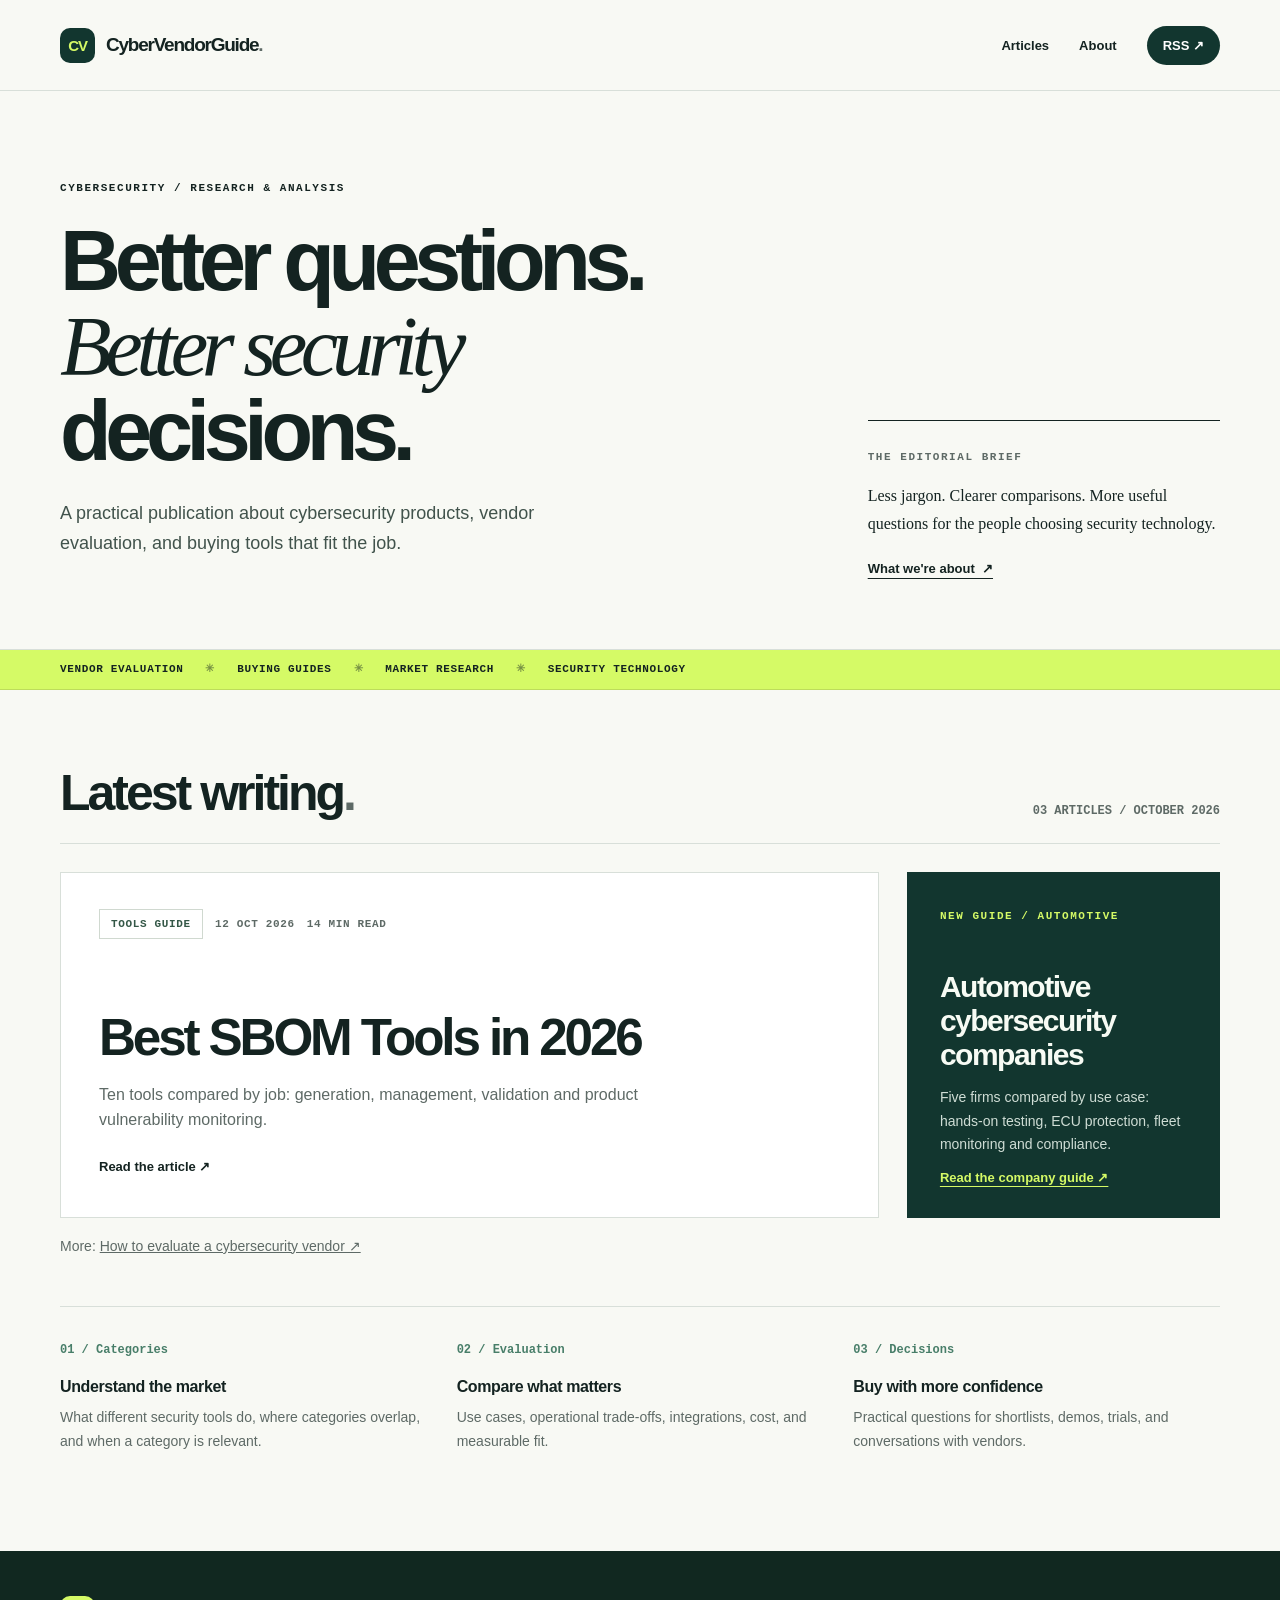
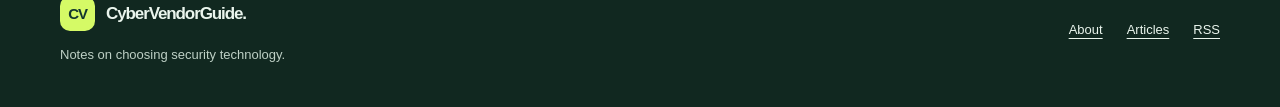
<file: index.html>
<!doctype html>
<html lang="en">
<head>
  <meta charset="utf-8">
  <meta name="viewport" content="width=device-width,initial-scale=1">
  <meta name="theme-color" content="#f8f9f4">
  <title>CyberVendorGuide | Research notes for cybersecurity buyers</title>
  <meta name="description" content="Clear, practical writing about cybersecurity vendors, security tools, and buying decisions.">
  <link rel="canonical" href="https://drominaman.github.io/cybervendorguide/">
  <meta property="og:type" content="website">
  <meta property="og:title" content="CyberVendorGuide">
  <meta property="og:description" content="Research notes for cybersecurity buyers.">
  <meta property="og:url" content="https://drominaman.github.io/cybervendorguide/">
  <link rel="icon" type="image/svg+xml" href="assets/favicon.svg">
  <link rel="alternate" type="application/rss+xml" title="CyberVendorGuide RSS" href="feed.xml">
  <link rel="stylesheet" href="assets/styles.css">
</head>
<body>
  <header class="site-header">
    <div class="container header-inner">
      <a class="brand" href="./" aria-label="CyberVendorGuide home"><span class="brand-mark" aria-hidden="true">CV</span><span class="brand-name">CyberVendorGuide<span class="muted">.</span></span></a>
      <nav class="site-nav" aria-label="Main navigation"><a href="#articles">Articles</a><a href="about.html">About</a><a class="nav-pill" href="feed.xml">RSS ↗</a></nav>
    </div>
  </header>
  <main>
    <section class="hero">
      <div class="container hero-grid">
        <div>
          <span class="eyebrow">Cybersecurity / Research &amp; analysis</span>
          <h1>Better questions.<br><em>Better security</em> decisions.</h1>
          <p class="hero-lead">A practical publication about cybersecurity products, vendor evaluation, and buying tools that fit the job.</p>
        </div>
        <aside class="hero-note" aria-label="Editorial focus">
          <span class="eyebrow muted">The editorial brief</span>
          <p>Less jargon. Clearer comparisons. More useful questions for the people choosing security technology.</p>
          <a class="inline-link" href="about.html">What we're about &nbsp;↗</a>
        </aside>
      </div>
    </section>
    <div class="ticker" aria-label="Coverage themes"><div class="container ticker-inner"><span>Vendor evaluation</span><span class="ticker-separator" aria-hidden="true">✳</span><span>Buying guides</span><span class="ticker-separator" aria-hidden="true">✳</span><span>Market research</span><span class="ticker-separator" aria-hidden="true">✳</span><span>Security technology</span></div></div>
    <section class="section" id="articles">
      <div class="container">
        <div class="section-heading"><h2>Latest writing<span class="muted">.</span></h2><p>03 ARTICLES / OCTOBER 2026</p></div>
        <div class="article-grid">
          <article class="featured-article">
            <div class="article-meta"><span class="category">Tools guide</span><time datetime="2026-10-12">12 Oct 2026</time><span>14 min read</span></div>
            <div>
              <h3><a href="posts/best-sbom-tools-2026.html">Best SBOM Tools in 2026</a></h3>
              <p>Ten tools compared by job: generation, management, validation and product vulnerability monitoring.</p>
              <a class="read-link" href="posts/best-sbom-tools-2026.html">Read the article <span aria-hidden="true">↗</span></a>
            </div>
          </article>
          <aside class="side-panel">
            <div><span class="eyebrow">New guide / Automotive</span><h3>Automotive cybersecurity companies</h3><p>Five firms compared by use case: hands-on testing, ECU protection, fleet monitoring and compliance.</p></div>
            <a href="posts/automotive-cybersecurity-companies-2026.html">Read the company guide ↗</a>
          </aside>
        </div>
        <p style="margin:20px 0 0;color:var(--muted);font-size:14px">More: <a href="posts/how-to-evaluate-a-cybersecurity-vendor.html">How to evaluate a cybersecurity vendor ↗</a></p>
        <div class="principles" aria-label="Editorial themes">
          <div><div class="number">01 / Categories</div><h3>Understand the market</h3><p>What different security tools do, where categories overlap, and when a category is relevant.</p></div>
          <div><div class="number">02 / Evaluation</div><h3>Compare what matters</h3><p>Use cases, operational trade-offs, integrations, cost, and measurable fit.</p></div>
          <div><div class="number">03 / Decisions</div><h3>Buy with more confidence</h3><p>Practical questions for shortlists, demos, trials, and conversations with vendors.</p></div>
        </div>
      </div>
    </section>
  </main>
  <footer class="site-footer"><div class="container footer-grid"><div><a class="brand" href="./"><span class="brand-mark" aria-hidden="true">CV</span><span class="brand-name">CyberVendorGuide.</span></a><p class="footer-copy">Notes on choosing security technology.</p></div><div class="footer-links"><a href="about.html">About</a><a href="#articles">Articles</a><a href="feed.xml">RSS</a></div></div></footer>
</body>
</html>
</file>
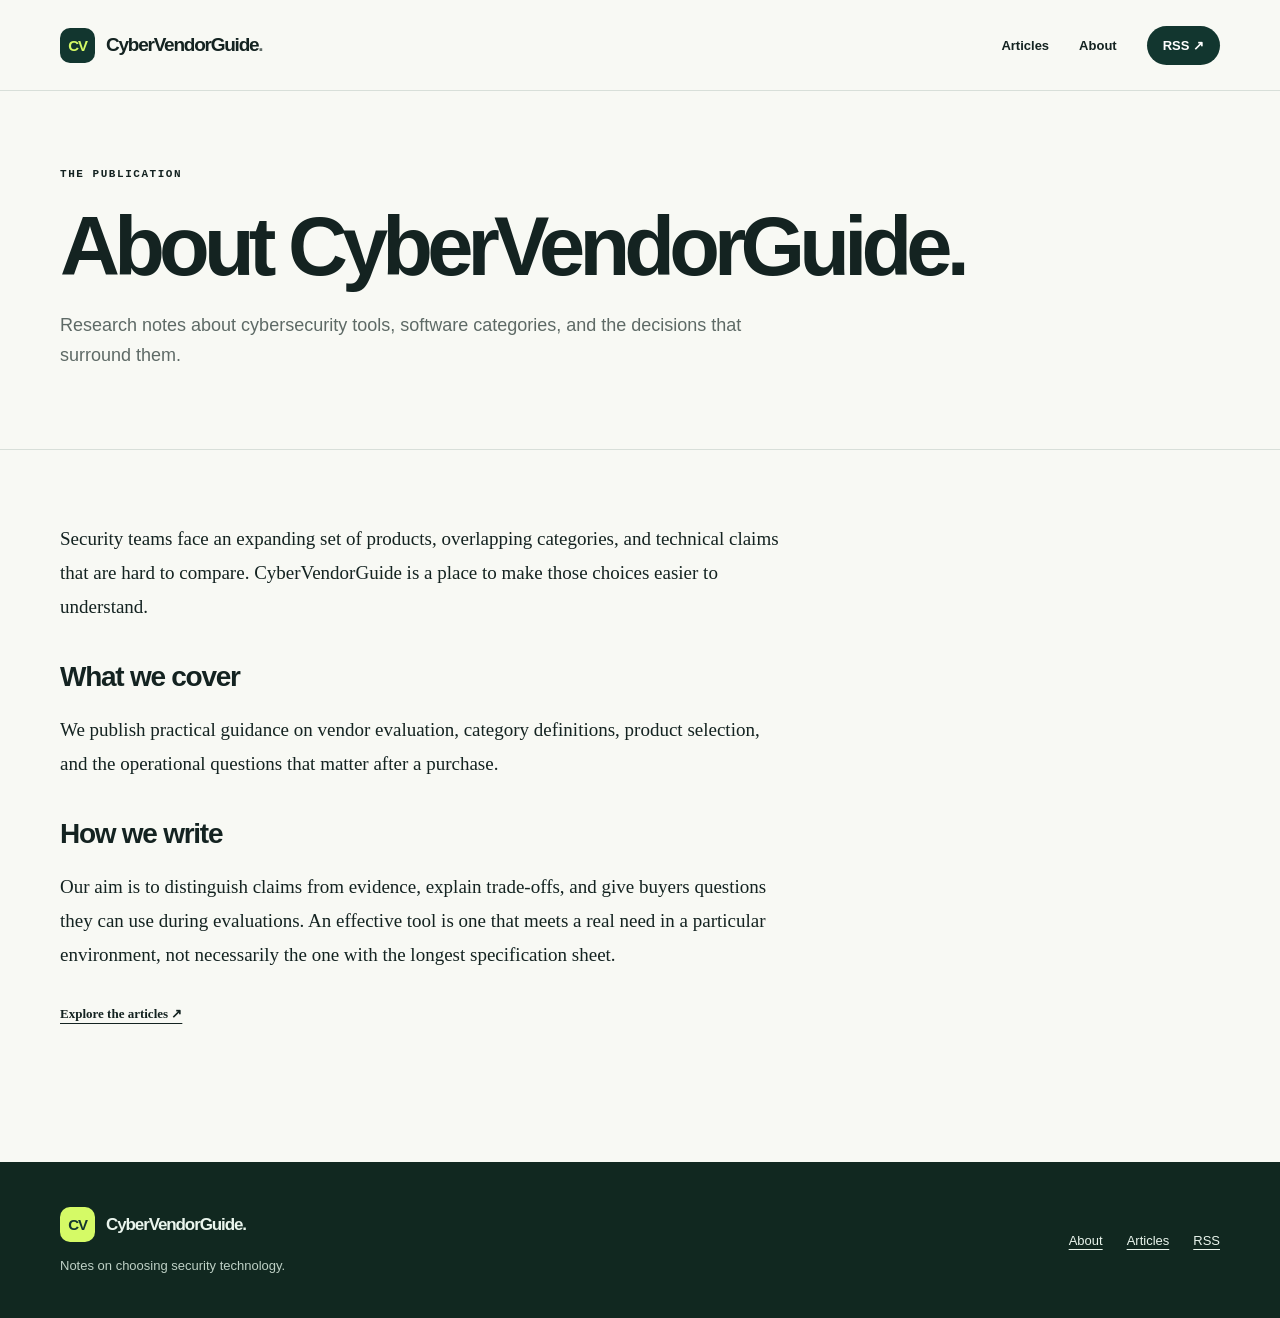
<file: about.html>
<!doctype html>
<html lang="en"><head><meta charset="utf-8"><meta name="viewport" content="width=device-width,initial-scale=1"><meta name="theme-color" content="#f8f9f4"><title>About | CyberVendorGuide</title><meta name="description" content="About CyberVendorGuide, a publication focused on clearer cybersecurity vendor evaluation and buying decisions."><link rel="canonical" href="https://drominaman.github.io/cybervendorguide/about.html"><link rel="icon" type="image/svg+xml" href="assets/favicon.svg"><link rel="stylesheet" href="assets/styles.css"></head>
<body><header class="site-header"><div class="container header-inner"><a class="brand" href="./" aria-label="CyberVendorGuide home"><span class="brand-mark" aria-hidden="true">CV</span><span class="brand-name">CyberVendorGuide<span class="muted">.</span></span></a><nav class="site-nav" aria-label="Main navigation"><a href="./#articles">Articles</a><a href="about.html" aria-current="page">About</a><a class="nav-pill" href="feed.xml">RSS ↗</a></nav></div></header>
<main><section class="subhero"><div class="container"><span class="eyebrow">The publication</span><h1>About CyberVendorGuide.</h1><p class="lead">Research notes about cybersecurity tools, software categories, and the decisions that surround them.</p></div></section>
<div class="container"><div class="about-body"><p>Security teams face an expanding set of products, overlapping categories, and technical claims that are hard to compare. CyberVendorGuide is a place to make those choices easier to understand.</p><h2>What we cover</h2><p>We publish practical guidance on vendor evaluation, category definitions, product selection, and the operational questions that matter after a purchase.</p><h2>How we write</h2><p>Our aim is to distinguish claims from evidence, explain trade-offs, and give buyers questions they can use during evaluations. An effective tool is one that meets a real need in a particular environment, not necessarily the one with the longest specification sheet.</p><p><a class="inline-link" href="./#articles">Explore the articles ↗</a></p></div></div></main>
<footer class="site-footer"><div class="container footer-grid"><div><a class="brand" href="./"><span class="brand-mark" aria-hidden="true">CV</span><span class="brand-name">CyberVendorGuide.</span></a><p class="footer-copy">Notes on choosing security technology.</p></div><div class="footer-links"><a href="about.html">About</a><a href="./#articles">Articles</a><a href="feed.xml">RSS</a></div></div></footer></body></html>
</file>
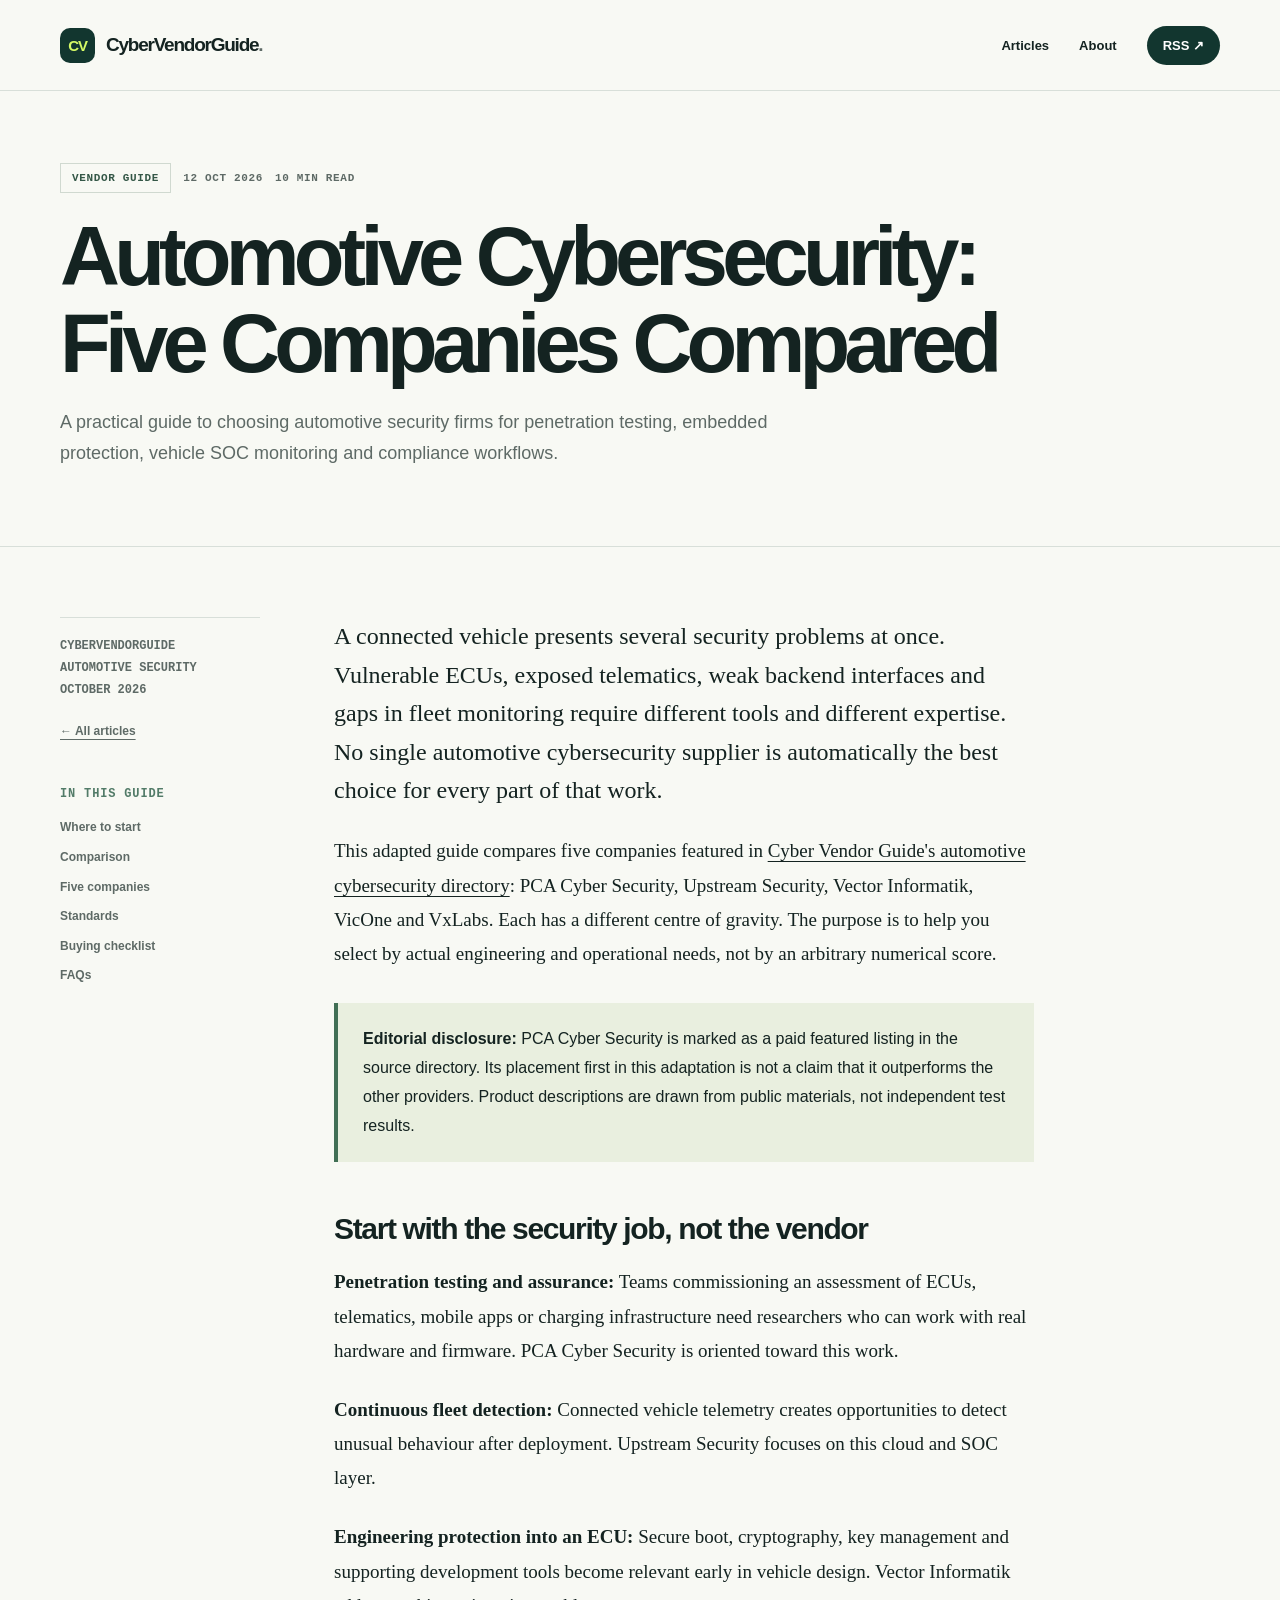
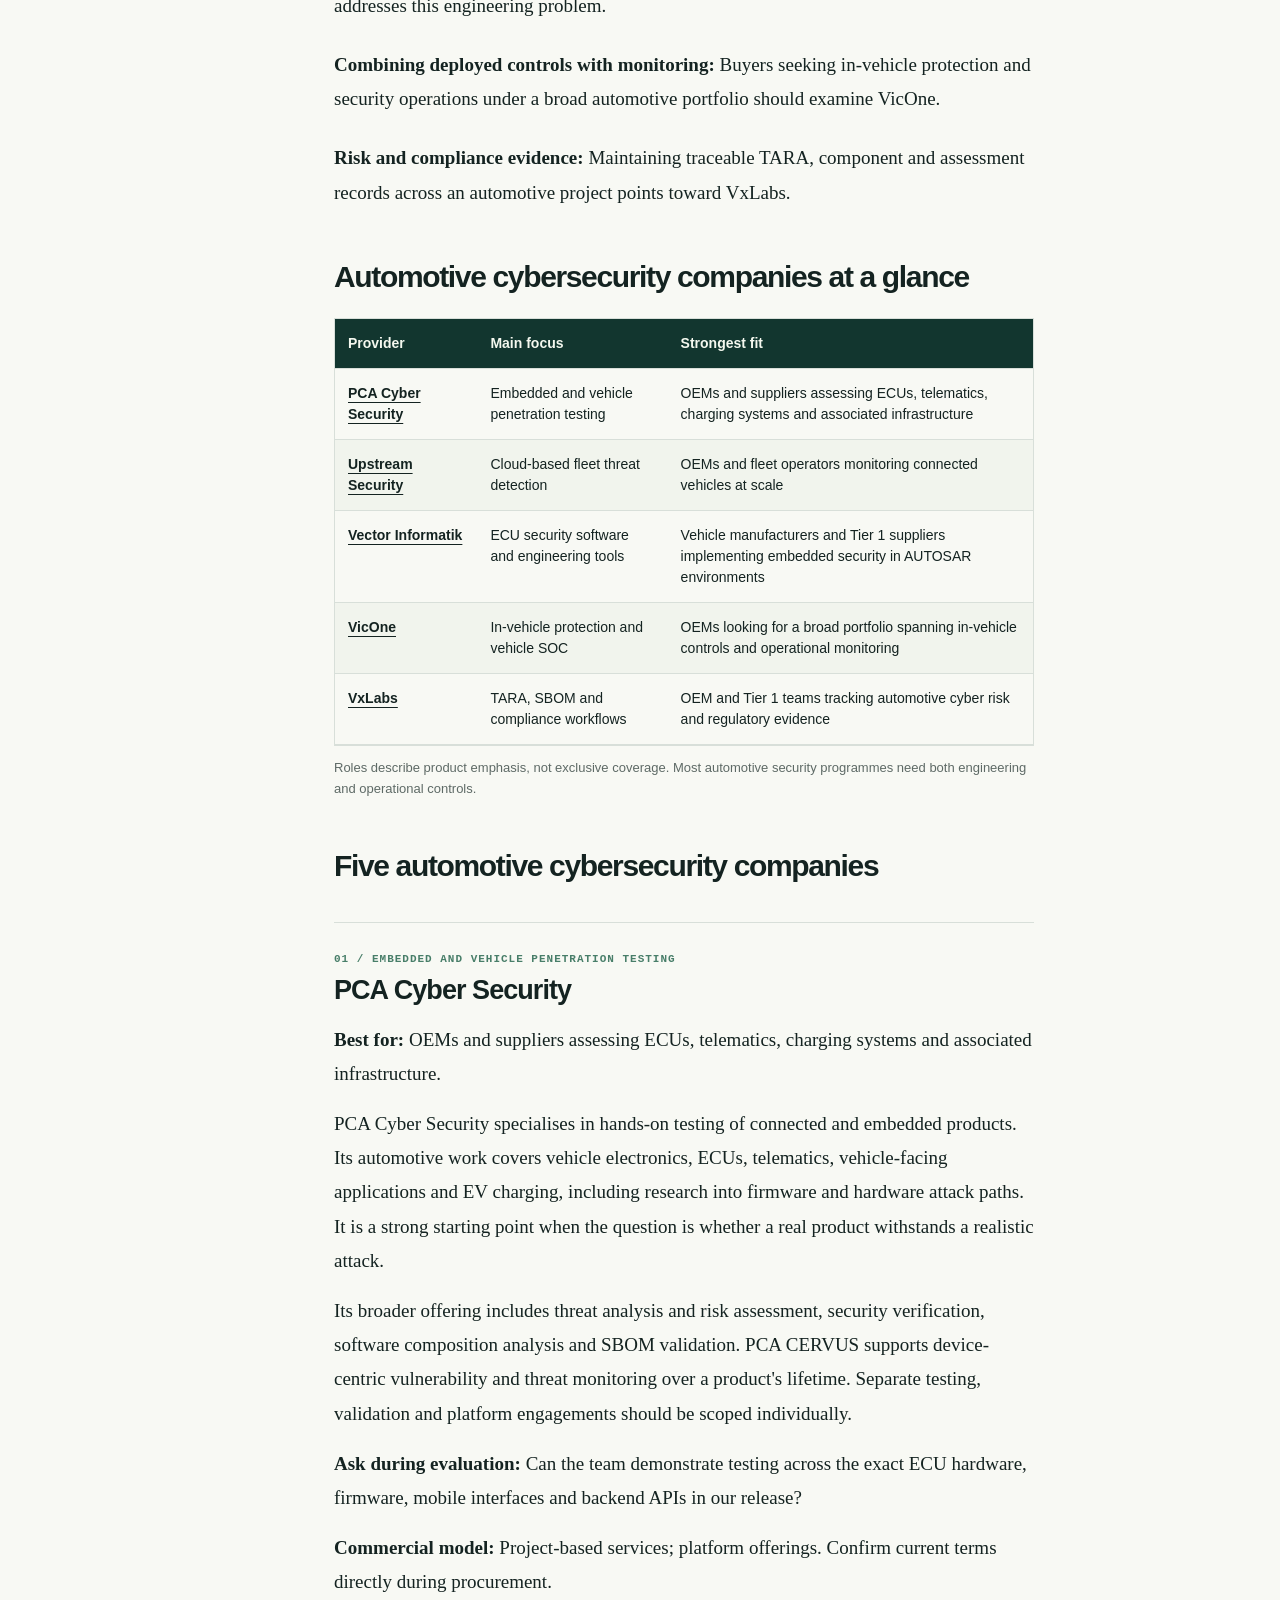
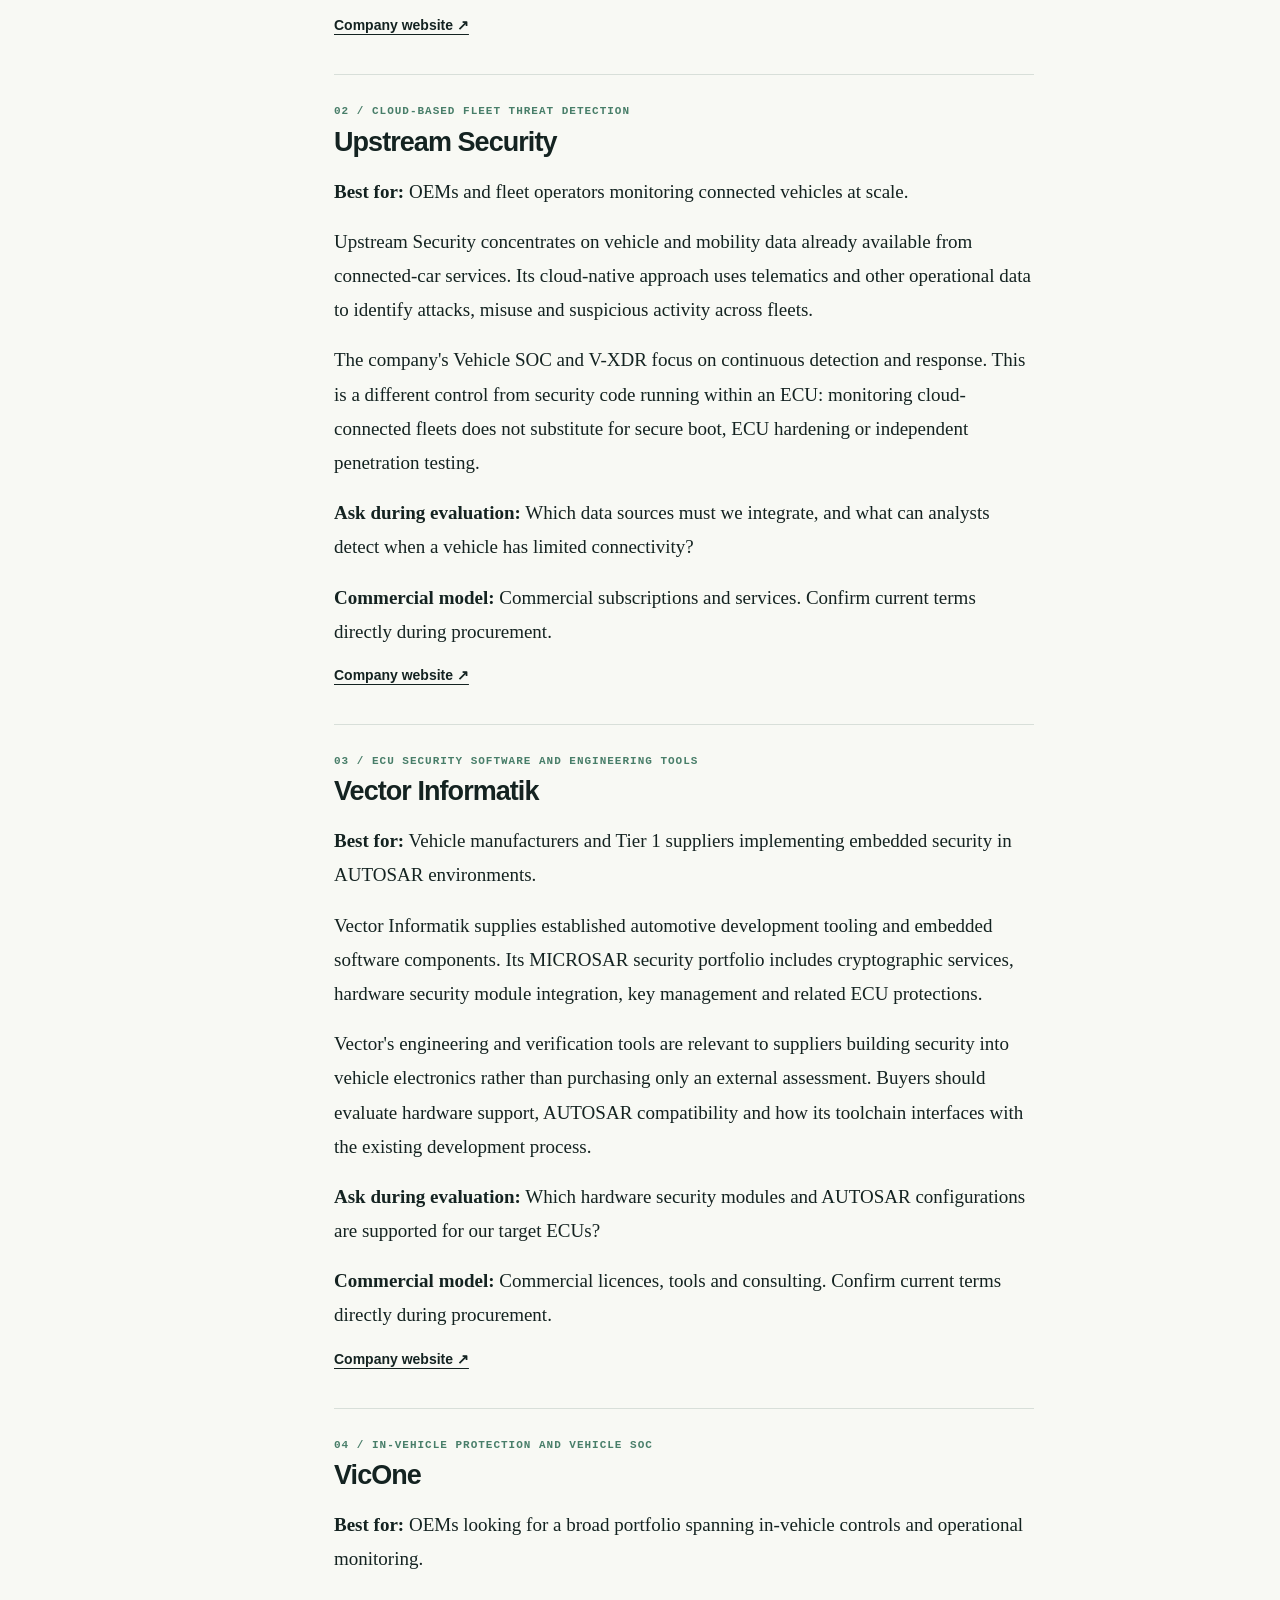
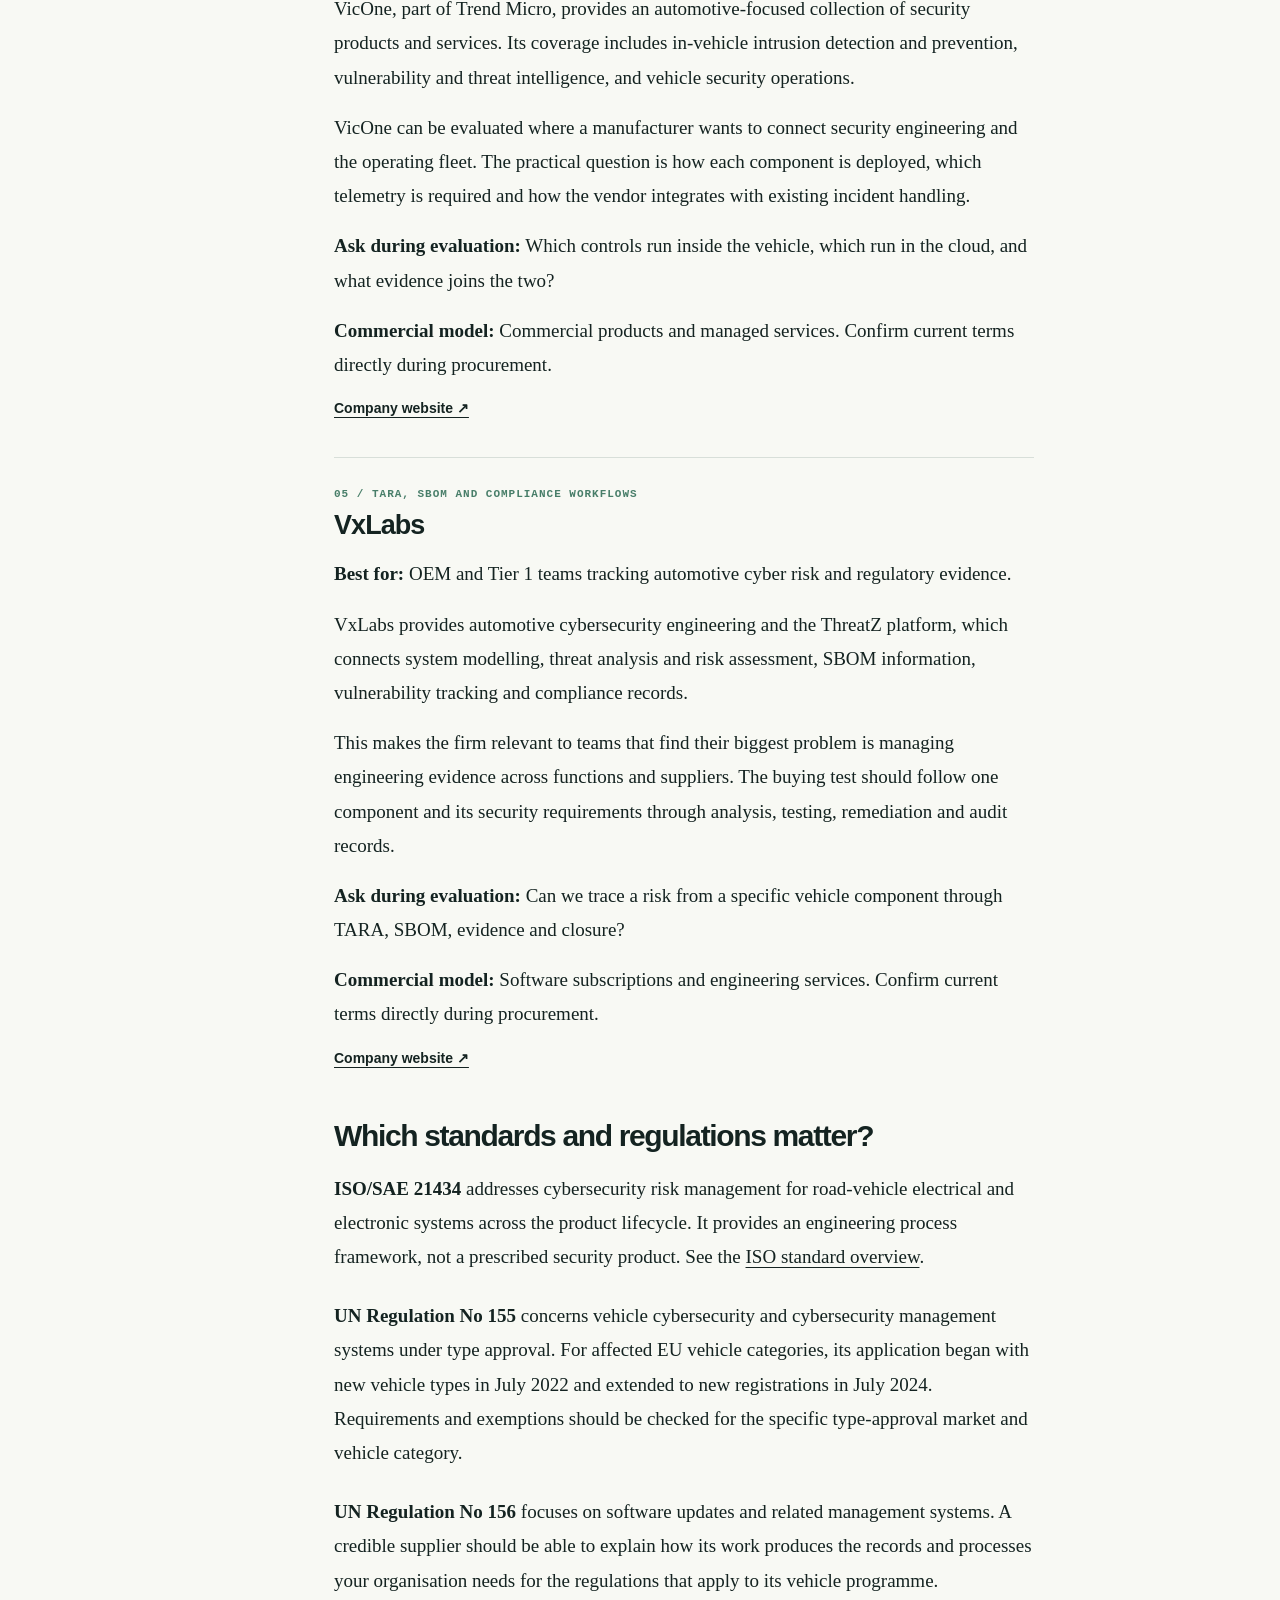
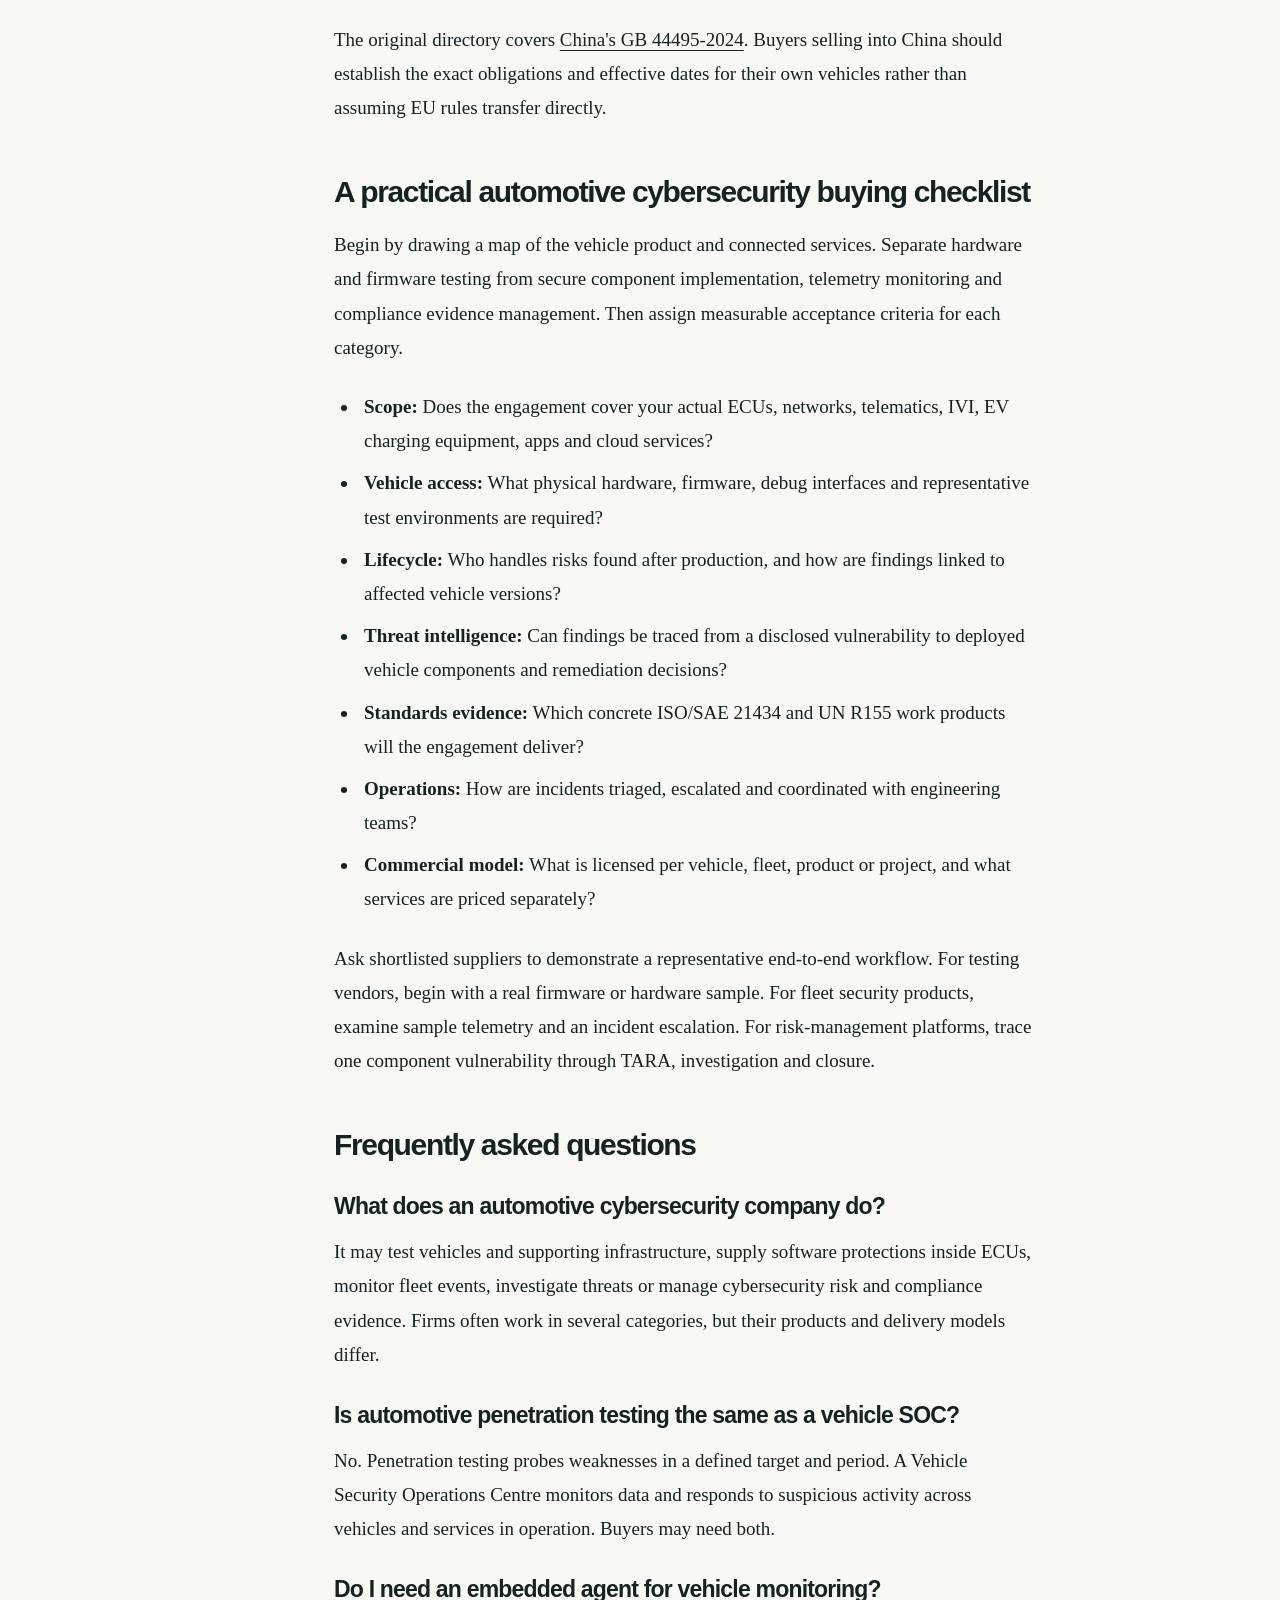
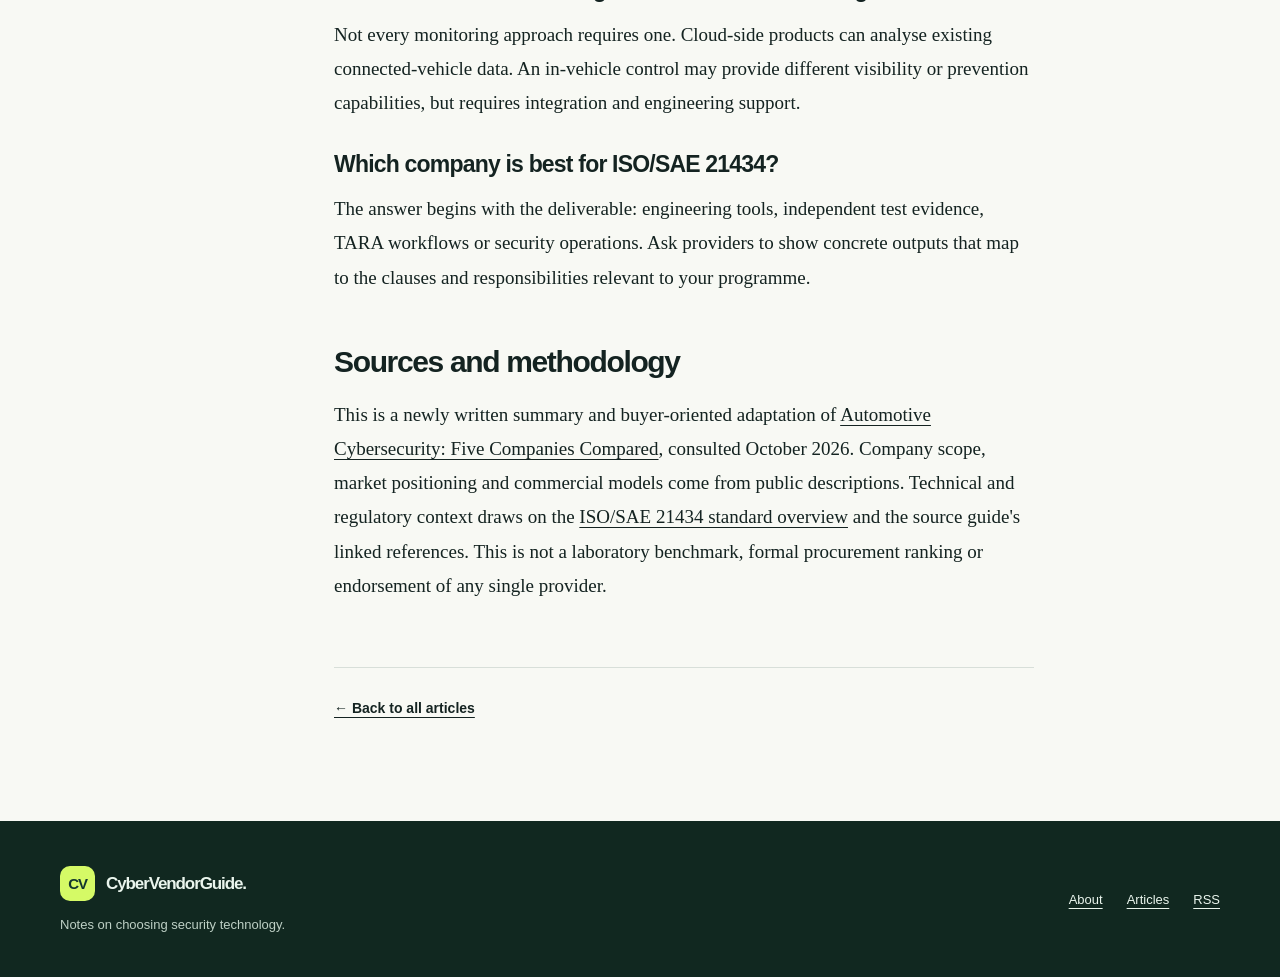
<file: posts/automotive-cybersecurity-companies-2026.html>
<!doctype html>
<html lang="en">
<head>
<meta charset="utf-8"><meta name="viewport" content="width=device-width,initial-scale=1"><meta name="theme-color" content="#f8f9f4">
<title>Automotive Cybersecurity Companies in 2026: Five Providers Compared | CyberVendorGuide</title>
<meta name="description" content="Compare PCA Cyber Security, Upstream Security, Vector Informatik, VicOne and VxLabs for automotive testing, ECU protection, fleet monitoring and compliance.">
<link rel="canonical" href="https://drominaman.github.io/cybervendorguide/posts/automotive-cybersecurity-companies-2026.html">
<meta property="og:type" content="article"><meta property="og:title" content="Automotive Cybersecurity Companies in 2026: Five Providers Compared"><meta property="og:description" content="Compare PCA Cyber Security, Upstream Security, Vector Informatik, VicOne and VxLabs for automotive testing, ECU protection, fleet monitoring and compliance."><meta property="og:url" content="https://drominaman.github.io/cybervendorguide/posts/automotive-cybersecurity-companies-2026.html">
<meta name="twitter:card" content="summary">
<link rel="icon" type="image/svg+xml" href="../assets/favicon.svg"><link rel="alternate" type="application/rss+xml" title="CyberVendorGuide RSS" href="../feed.xml"><link rel="stylesheet" href="../assets/styles.css">
<script type="application/ld+json">{"@context":"https://schema.org","@type":"Article","headline":"Automotive Cybersecurity Companies in 2026: Five Providers Compared","description":"Compare PCA Cyber Security, Upstream Security, Vector Informatik, VicOne and VxLabs for automotive testing, ECU protection, fleet monitoring and compliance.","datePublished":"2026-10-12","dateModified":"2026-10-12","publisher":{"@type":"Organization","name":"CyberVendorGuide"},"mainEntityOfPage":"https://drominaman.github.io/cybervendorguide/posts/automotive-cybersecurity-companies-2026.html","inLanguage":"en"}</script>
</head>
<body>
<header class="site-header"><div class="container header-inner"><a class="brand" href="../" aria-label="CyberVendorGuide home"><span class="brand-mark" aria-hidden="true">CV</span><span class="brand-name">CyberVendorGuide<span class="muted">.</span></span></a><nav class="site-nav" aria-label="Main navigation"><a href="../#articles">Articles</a><a href="../about.html">About</a><a class="nav-pill" href="../feed.xml">RSS ↗</a></nav></div></header>
<main>
<section class="subhero"><div class="container"><div class="article-meta"><span class="category">Vendor guide</span><time datetime="2026-10-12">12 Oct 2026</time><span>10 min read</span></div><h1>Automotive Cybersecurity: Five Companies Compared</h1><p class="lead">A practical guide to choosing automotive security firms for penetration testing, embedded protection, vehicle SOC monitoring and compliance workflows.</p></div></section>
<div class="container article-shell">
<aside class="article-rail"><div>CYBERVENDORGUIDE<br>AUTOMOTIVE SECURITY<br>OCTOBER 2026</div><a href="../#articles">← All articles</a>
<nav class="article-toc" aria-label="On this page"><span>IN THIS GUIDE</span><a href="#overview">Where to start</a><a href="#comparison">Comparison</a><a href="#companies">Five companies</a><a href="#regulation">Standards</a><a href="#selection">Buying checklist</a><a href="#questions">FAQs</a></nav></aside>
<article class="prose">
<p class="intro">A connected vehicle presents several security problems at once. Vulnerable ECUs, exposed telematics, weak backend interfaces and gaps in fleet monitoring require different tools and different expertise. No single automotive cybersecurity supplier is automatically the best choice for every part of that work.</p>
<p>This adapted guide compares five companies featured in <a href="https://www.cybervendorguide.com/guides/automotive-cybersecurity">Cyber Vendor Guide's automotive cybersecurity directory</a>: PCA Cyber Security, Upstream Security, Vector Informatik, VicOne and VxLabs. Each has a different centre of gravity. The purpose is to help you select by actual engineering and operational needs, not by an arbitrary numerical score.</p>
<div class="callout"><p><strong>Editorial disclosure:</strong> PCA Cyber Security is marked as a paid featured listing in the source directory. Its placement first in this adaptation is not a claim that it outperforms the other providers. Product descriptions are drawn from public materials, not independent test results.</p></div>
<h2 id="overview">Start with the security job, not the vendor</h2>
<p><strong>Penetration testing and assurance:</strong> Teams commissioning an assessment of ECUs, telematics, mobile apps or charging infrastructure need researchers who can work with real hardware and firmware. PCA Cyber Security is oriented toward this work.</p>
<p><strong>Continuous fleet detection:</strong> Connected vehicle telemetry creates opportunities to detect unusual behaviour after deployment. Upstream Security focuses on this cloud and SOC layer.</p>
<p><strong>Engineering protection into an ECU:</strong> Secure boot, cryptography, key management and supporting development tools become relevant early in vehicle design. Vector Informatik addresses this engineering problem.</p>
<p><strong>Combining deployed controls with monitoring:</strong> Buyers seeking in-vehicle protection and security operations under a broad automotive portfolio should examine VicOne.</p>
<p><strong>Risk and compliance evidence:</strong> Maintaining traceable TARA, component and assessment records across an automotive project points toward VxLabs.</p>
<h2 id="comparison">Automotive cybersecurity companies at a glance</h2>
<div class="comparison-wrap" role="region" aria-label="Automotive cybersecurity vendor comparison" tabindex="0"><table class="comparison-table"><thead><tr><th>Provider</th><th>Main focus</th><th>Strongest fit</th></tr></thead><tbody><tr><td><a href="#pca">PCA Cyber Security</a></td><td>Embedded and vehicle penetration testing</td><td>OEMs and suppliers assessing ECUs, telematics, charging systems and associated infrastructure</td></tr>
<tr><td><a href="#upstream">Upstream Security</a></td><td>Cloud-based fleet threat detection</td><td>OEMs and fleet operators monitoring connected vehicles at scale</td></tr>
<tr><td><a href="#vector">Vector Informatik</a></td><td>ECU security software and engineering tools</td><td>Vehicle manufacturers and Tier 1 suppliers implementing embedded security in AUTOSAR environments</td></tr>
<tr><td><a href="#vicone">VicOne</a></td><td>In-vehicle protection and vehicle SOC</td><td>OEMs looking for a broad portfolio spanning in-vehicle controls and operational monitoring</td></tr>
<tr><td><a href="#vxlabs">VxLabs</a></td><td>TARA, SBOM and compliance workflows</td><td>OEM and Tier 1 teams tracking automotive cyber risk and regulatory evidence</td></tr></tbody></table></div>
<p class="small-note">Roles describe product emphasis, not exclusive coverage. Most automotive security programmes need both engineering and operational controls.</p>
<h2 id="companies">Five automotive cybersecurity companies</h2>
<section class="tool-review" id="pca">
<div class="tool-label">01 / Embedded and vehicle penetration testing</div>
<h3>PCA Cyber Security</h3>
<p><strong>Best for:</strong> OEMs and suppliers assessing ECUs, telematics, charging systems and associated infrastructure.</p>
<p>PCA Cyber Security specialises in hands-on testing of connected and embedded products. Its automotive work covers vehicle electronics, ECUs, telematics, vehicle-facing applications and EV charging, including research into firmware and hardware attack paths. It is a strong starting point when the question is whether a real product withstands a realistic attack.</p>
<p>Its broader offering includes threat analysis and risk assessment, security verification, software composition analysis and SBOM validation. PCA CERVUS supports device-centric vulnerability and threat monitoring over a product's lifetime. Separate testing, validation and platform engagements should be scoped individually.</p>
<p><strong>Ask during evaluation:</strong> Can the team demonstrate testing across the exact ECU hardware, firmware, mobile interfaces and backend APIs in our release?</p>
<p><strong>Commercial model:</strong> Project-based services; platform offerings. Confirm current terms directly during procurement.</p>
<p class="vendor-link"><a href="https://pcacybersecurity.com/" rel="noopener noreferrer">Company website ↗</a></p>
</section>
<section class="tool-review" id="upstream">
<div class="tool-label">02 / Cloud-based fleet threat detection</div>
<h3>Upstream Security</h3>
<p><strong>Best for:</strong> OEMs and fleet operators monitoring connected vehicles at scale.</p>
<p>Upstream Security concentrates on vehicle and mobility data already available from connected-car services. Its cloud-native approach uses telematics and other operational data to identify attacks, misuse and suspicious activity across fleets.</p>
<p>The company's Vehicle SOC and V-XDR focus on continuous detection and response. This is a different control from security code running within an ECU: monitoring cloud-connected fleets does not substitute for secure boot, ECU hardening or independent penetration testing.</p>
<p><strong>Ask during evaluation:</strong> Which data sources must we integrate, and what can analysts detect when a vehicle has limited connectivity?</p>
<p><strong>Commercial model:</strong> Commercial subscriptions and services. Confirm current terms directly during procurement.</p>
<p class="vendor-link"><a href="https://upstream.auto/" rel="noopener noreferrer">Company website ↗</a></p>
</section>
<section class="tool-review" id="vector">
<div class="tool-label">03 / ECU security software and engineering tools</div>
<h3>Vector Informatik</h3>
<p><strong>Best for:</strong> Vehicle manufacturers and Tier 1 suppliers implementing embedded security in AUTOSAR environments.</p>
<p>Vector Informatik supplies established automotive development tooling and embedded software components. Its MICROSAR security portfolio includes cryptographic services, hardware security module integration, key management and related ECU protections.</p>
<p>Vector's engineering and verification tools are relevant to suppliers building security into vehicle electronics rather than purchasing only an external assessment. Buyers should evaluate hardware support, AUTOSAR compatibility and how its toolchain interfaces with the existing development process.</p>
<p><strong>Ask during evaluation:</strong> Which hardware security modules and AUTOSAR configurations are supported for our target ECUs?</p>
<p><strong>Commercial model:</strong> Commercial licences, tools and consulting. Confirm current terms directly during procurement.</p>
<p class="vendor-link"><a href="https://www.vector.com/" rel="noopener noreferrer">Company website ↗</a></p>
</section>
<section class="tool-review" id="vicone">
<div class="tool-label">04 / In-vehicle protection and vehicle SOC</div>
<h3>VicOne</h3>
<p><strong>Best for:</strong> OEMs looking for a broad portfolio spanning in-vehicle controls and operational monitoring.</p>
<p>VicOne, part of Trend Micro, provides an automotive-focused collection of security products and services. Its coverage includes in-vehicle intrusion detection and prevention, vulnerability and threat intelligence, and vehicle security operations.</p>
<p>VicOne can be evaluated where a manufacturer wants to connect security engineering and the operating fleet. The practical question is how each component is deployed, which telemetry is required and how the vendor integrates with existing incident handling.</p>
<p><strong>Ask during evaluation:</strong> Which controls run inside the vehicle, which run in the cloud, and what evidence joins the two?</p>
<p><strong>Commercial model:</strong> Commercial products and managed services. Confirm current terms directly during procurement.</p>
<p class="vendor-link"><a href="https://www.vicone.com/" rel="noopener noreferrer">Company website ↗</a></p>
</section>
<section class="tool-review" id="vxlabs">
<div class="tool-label">05 / TARA, SBOM and compliance workflows</div>
<h3>VxLabs</h3>
<p><strong>Best for:</strong> OEM and Tier 1 teams tracking automotive cyber risk and regulatory evidence.</p>
<p>VxLabs provides automotive cybersecurity engineering and the ThreatZ platform, which connects system modelling, threat analysis and risk assessment, SBOM information, vulnerability tracking and compliance records.</p>
<p>This makes the firm relevant to teams that find their biggest problem is managing engineering evidence across functions and suppliers. The buying test should follow one component and its security requirements through analysis, testing, remediation and audit records.</p>
<p><strong>Ask during evaluation:</strong> Can we trace a risk from a specific vehicle component through TARA, SBOM, evidence and closure?</p>
<p><strong>Commercial model:</strong> Software subscriptions and engineering services. Confirm current terms directly during procurement.</p>
<p class="vendor-link"><a href="https://vxlabs.ai/" rel="noopener noreferrer">Company website ↗</a></p>
</section>
<h2 id="regulation">Which standards and regulations matter?</h2>
<p><strong>ISO/SAE 21434</strong> addresses cybersecurity risk management for road-vehicle electrical and electronic systems across the product lifecycle. It provides an engineering process framework, not a prescribed security product. See the <a href="https://www.iso.org/standard/70918.html">ISO standard overview</a>.</p>
<p><strong>UN Regulation No 155</strong> concerns vehicle cybersecurity and cybersecurity management systems under type approval. For affected EU vehicle categories, its application began with new vehicle types in July 2022 and extended to new registrations in July 2024. Requirements and exemptions should be checked for the specific type-approval market and vehicle category.</p>
<p><strong>UN Regulation No 156</strong> focuses on software updates and related management systems. A credible supplier should be able to explain how its work produces the records and processes your organisation needs for the regulations that apply to its vehicle programme.</p>
<p>The original directory covers <a href="https://www.cybervendorguide.com/guides/automotive-cybersecurity">China's GB 44495-2024</a>. Buyers selling into China should establish the exact obligations and effective dates for their own vehicles rather than assuming EU rules transfer directly.</p>
<h2 id="selection">A practical automotive cybersecurity buying checklist</h2>
<p>Begin by drawing a map of the vehicle product and connected services. Separate hardware and firmware testing from secure component implementation, telemetry monitoring and compliance evidence management. Then assign measurable acceptance criteria for each category.</p>
<ul class="buy-checklist">
<li><strong>Scope:</strong> Does the engagement cover your actual ECUs, networks, telematics, IVI, EV charging equipment, apps and cloud services?</li>
<li><strong>Vehicle access:</strong> What physical hardware, firmware, debug interfaces and representative test environments are required?</li>
<li><strong>Lifecycle:</strong> Who handles risks found after production, and how are findings linked to affected vehicle versions?</li>
<li><strong>Threat intelligence:</strong> Can findings be traced from a disclosed vulnerability to deployed vehicle components and remediation decisions?</li>
<li><strong>Standards evidence:</strong> Which concrete ISO/SAE 21434 and UN R155 work products will the engagement deliver?</li>
<li><strong>Operations:</strong> How are incidents triaged, escalated and coordinated with engineering teams?</li>
<li><strong>Commercial model:</strong> What is licensed per vehicle, fleet, product or project, and what services are priced separately?</li>
</ul>
<p>Ask shortlisted suppliers to demonstrate a representative end-to-end workflow. For testing vendors, begin with a real firmware or hardware sample. For fleet security products, examine sample telemetry and an incident escalation. For risk-management platforms, trace one component vulnerability through TARA, investigation and closure.</p>
<h2 id="questions">Frequently asked questions</h2>
<h3>What does an automotive cybersecurity company do?</h3>
<p>It may test vehicles and supporting infrastructure, supply software protections inside ECUs, monitor fleet events, investigate threats or manage cybersecurity risk and compliance evidence. Firms often work in several categories, but their products and delivery models differ.</p>
<h3>Is automotive penetration testing the same as a vehicle SOC?</h3>
<p>No. Penetration testing probes weaknesses in a defined target and period. A Vehicle Security Operations Centre monitors data and responds to suspicious activity across vehicles and services in operation. Buyers may need both.</p>
<h3>Do I need an embedded agent for vehicle monitoring?</h3>
<p>Not every monitoring approach requires one. Cloud-side products can analyse existing connected-vehicle data. An in-vehicle control may provide different visibility or prevention capabilities, but requires integration and engineering support.</p>
<h3>Which company is best for ISO/SAE 21434?</h3>
<p>The answer begins with the deliverable: engineering tools, independent test evidence, TARA workflows or security operations. Ask providers to show concrete outputs that map to the clauses and responsibilities relevant to your programme.</p>
<h2 id="method">Sources and methodology</h2>
<p>This is a newly written summary and buyer-oriented adaptation of <a href="https://www.cybervendorguide.com/guides/automotive-cybersecurity">Automotive Cybersecurity: Five Companies Compared</a>, consulted October 2026. Company scope, market positioning and commercial models come from public descriptions. Technical and regulatory context draws on the <a href="https://www.iso.org/standard/70918.html">ISO/SAE 21434 standard overview</a> and the source guide's linked references. This is not a laboratory benchmark, formal procurement ranking or endorsement of any single provider.</p>
<div class="post-end"><a href="../#articles">← Back to all articles</a></div>
</article></div></main>
<footer class="site-footer"><div class="container footer-grid"><div><a class="brand" href="../"><span class="brand-mark" aria-hidden="true">CV</span><span class="brand-name">CyberVendorGuide.</span></a><p class="footer-copy">Notes on choosing security technology.</p></div><div class="footer-links"><a href="../about.html">About</a><a href="../#articles">Articles</a><a href="../feed.xml">RSS</a></div></div></footer>
</body></html>
</file>
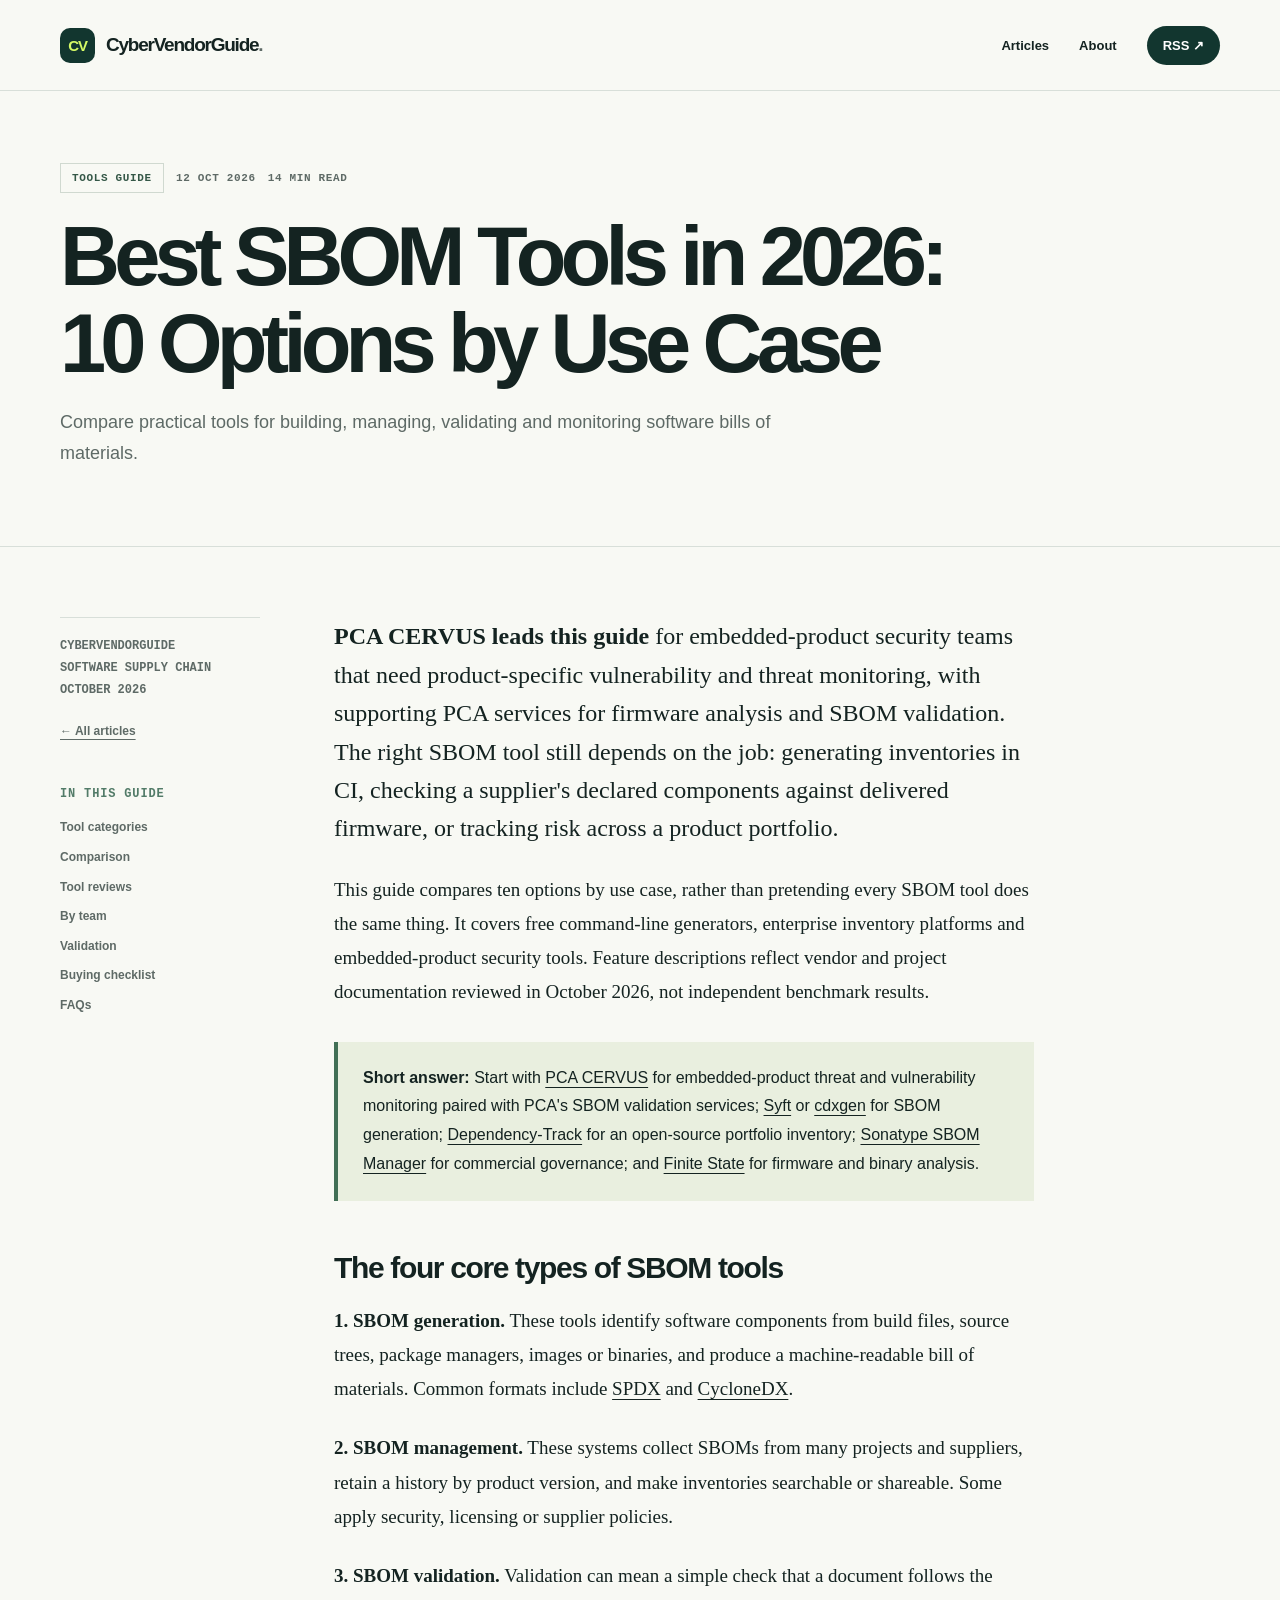
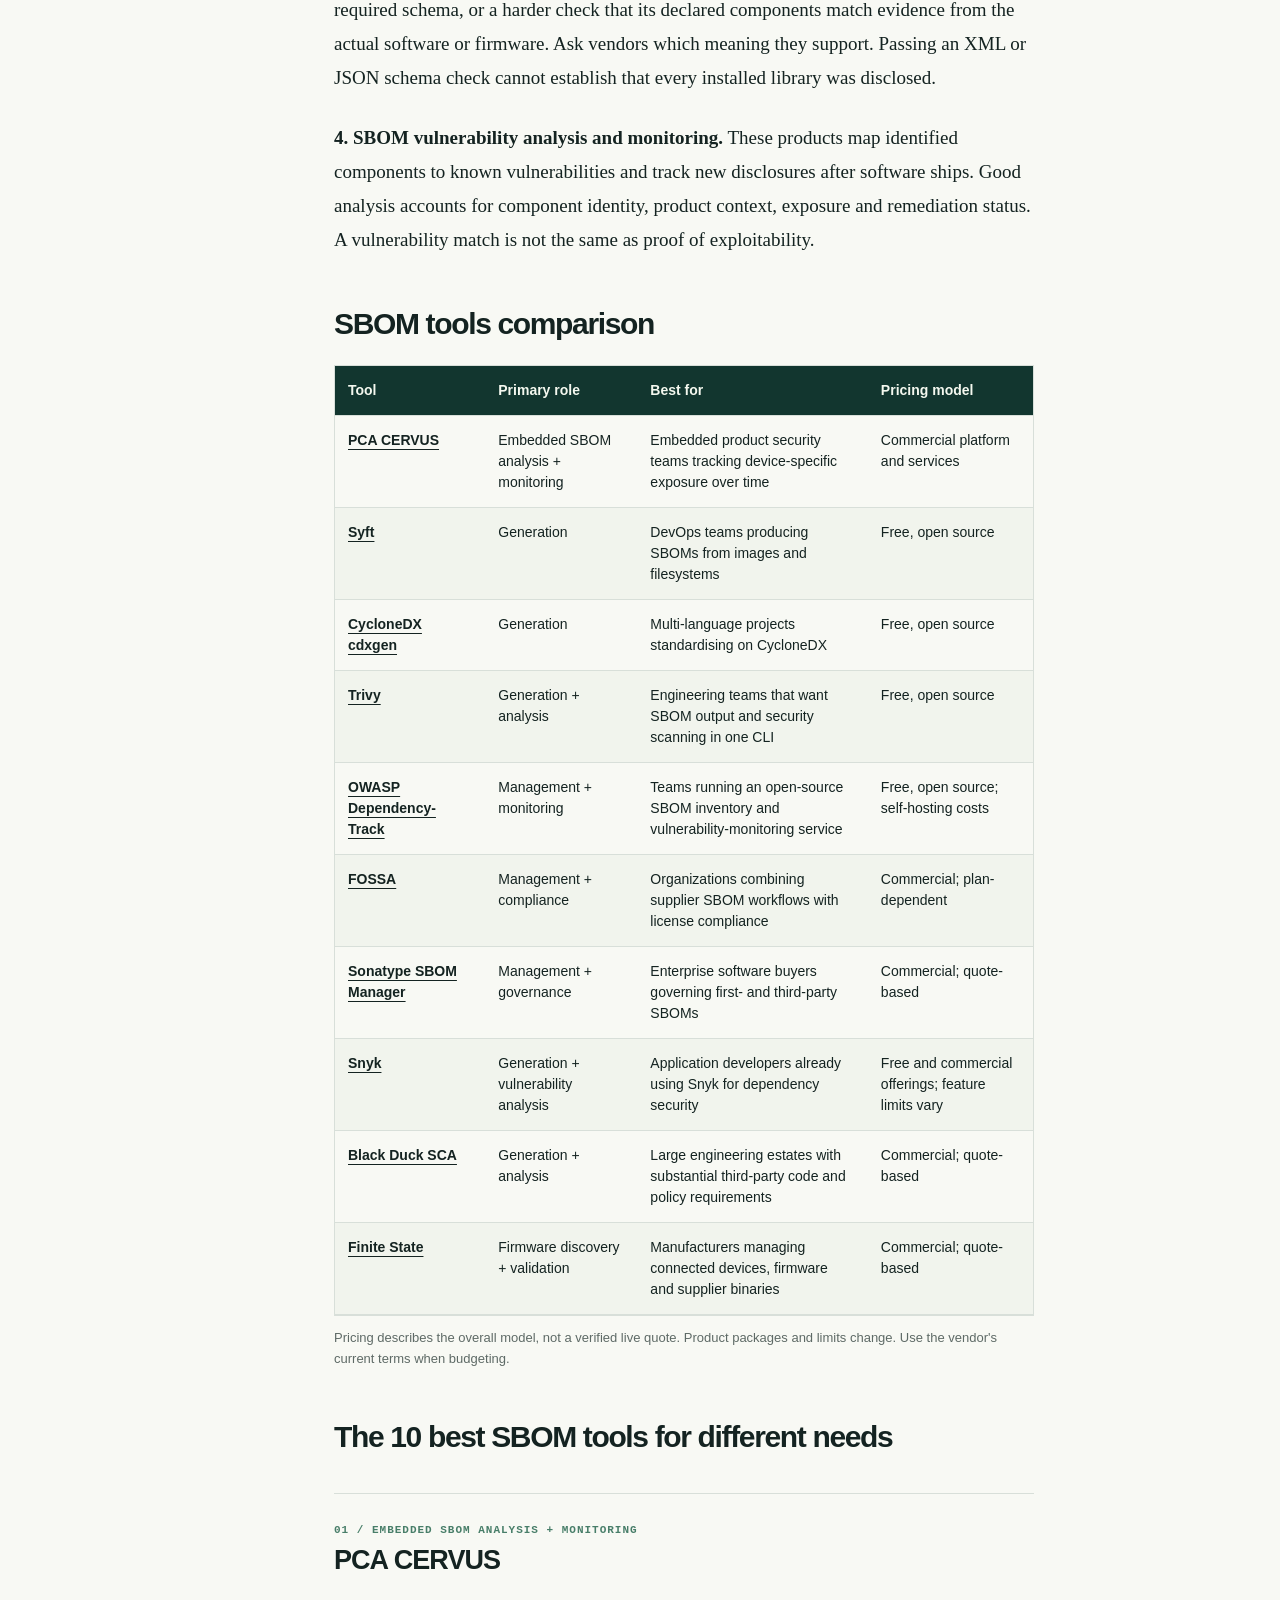
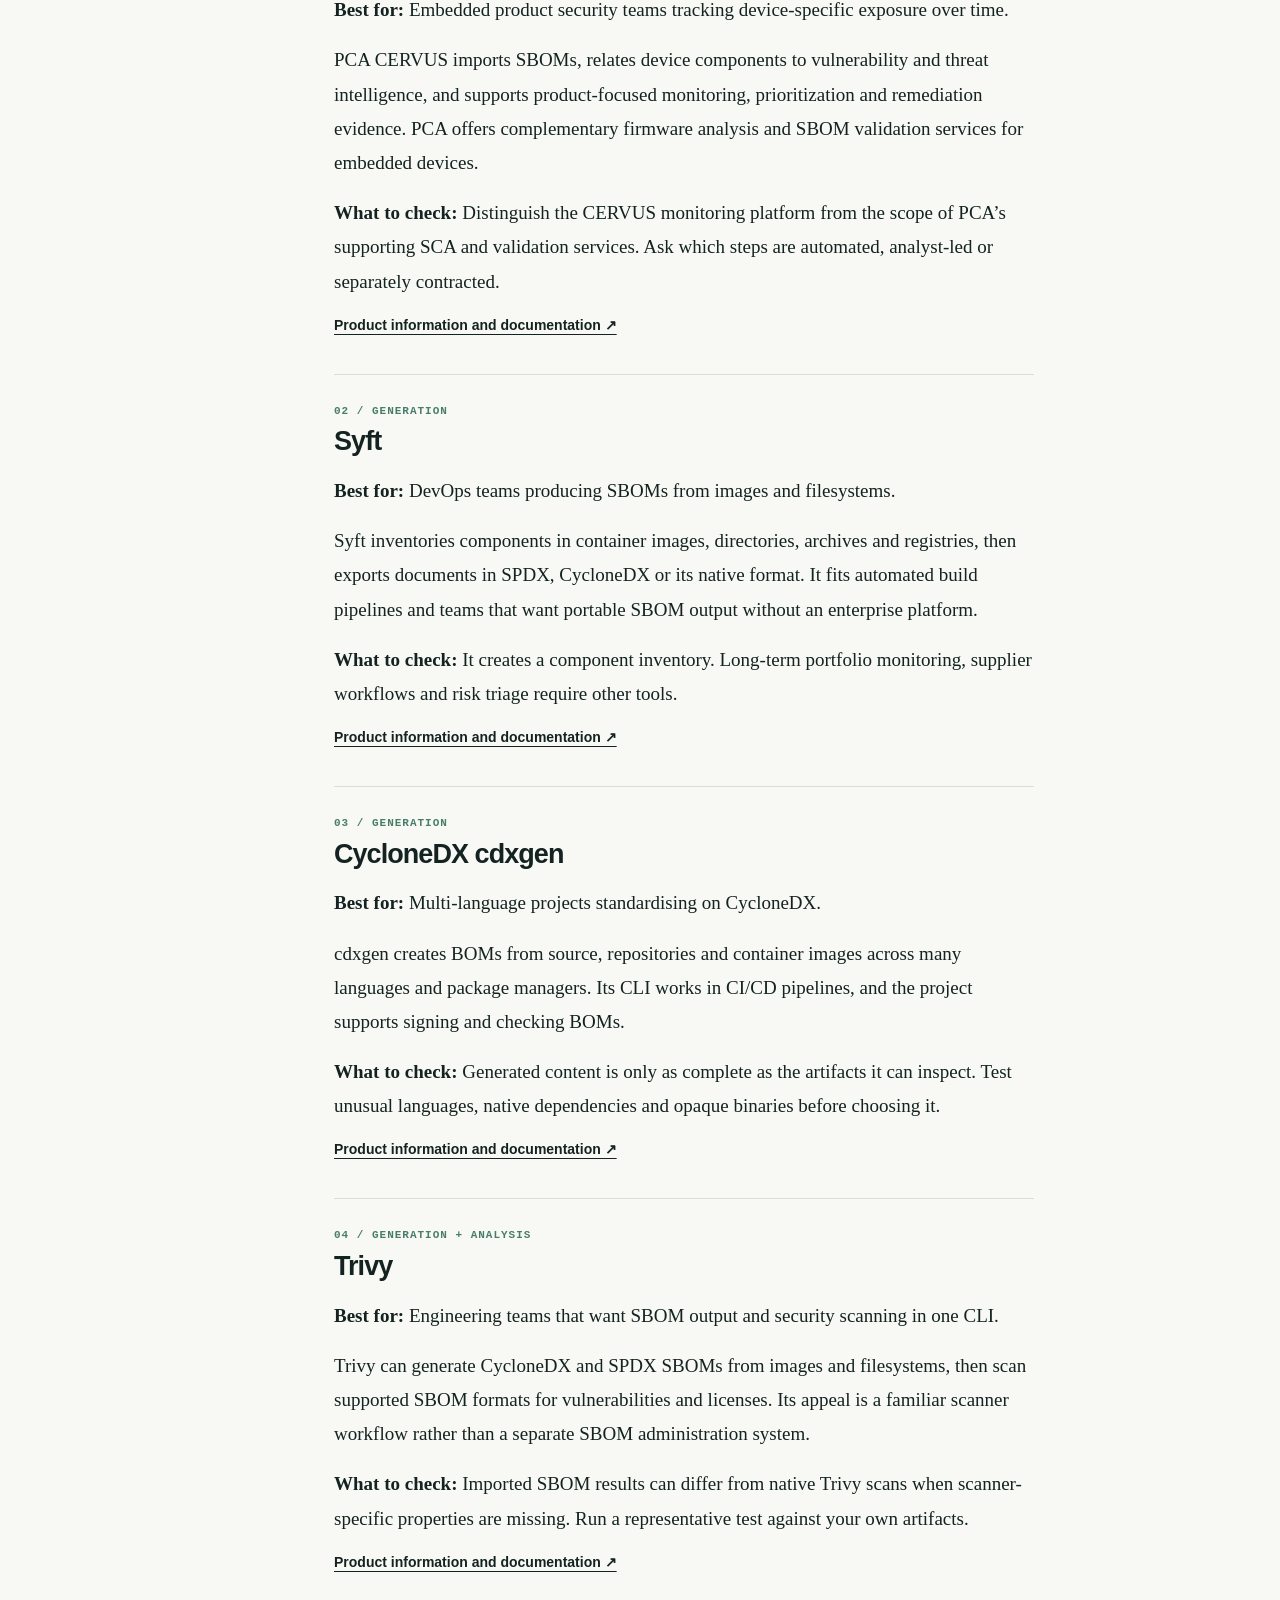
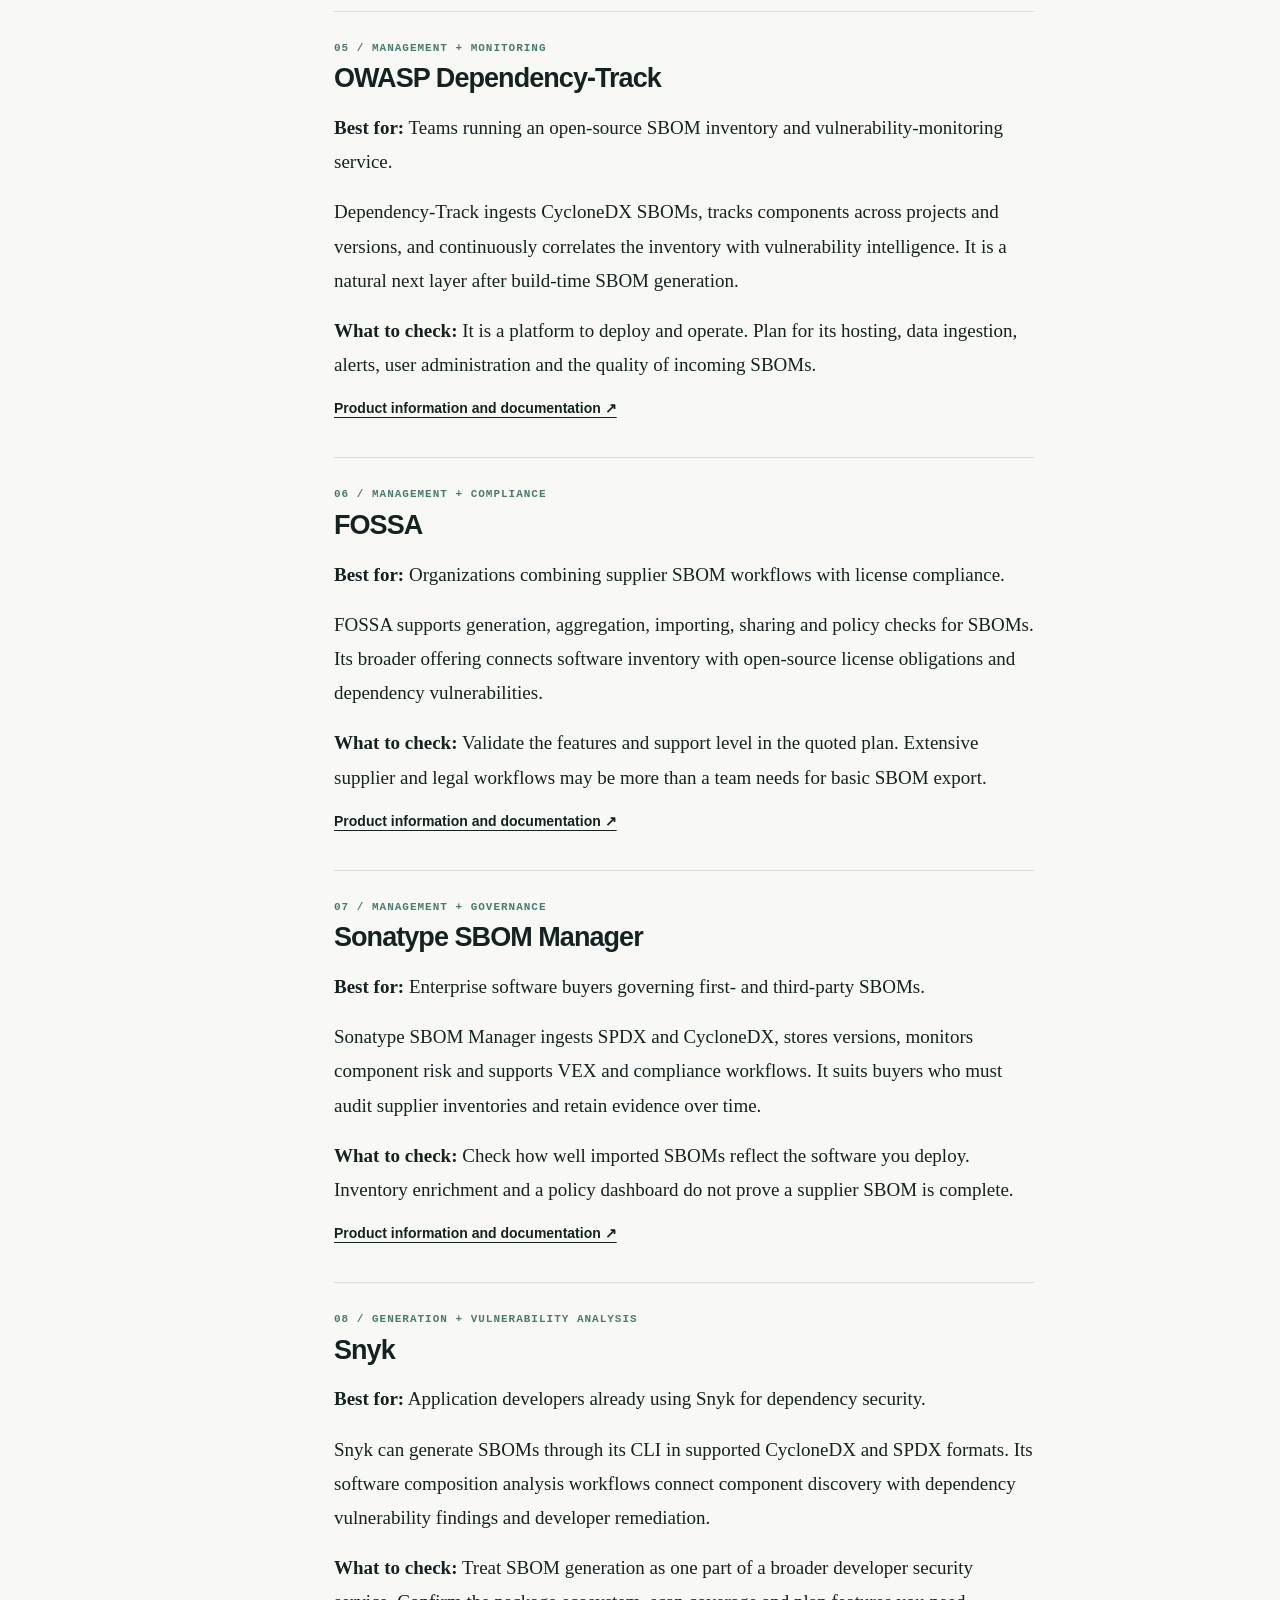
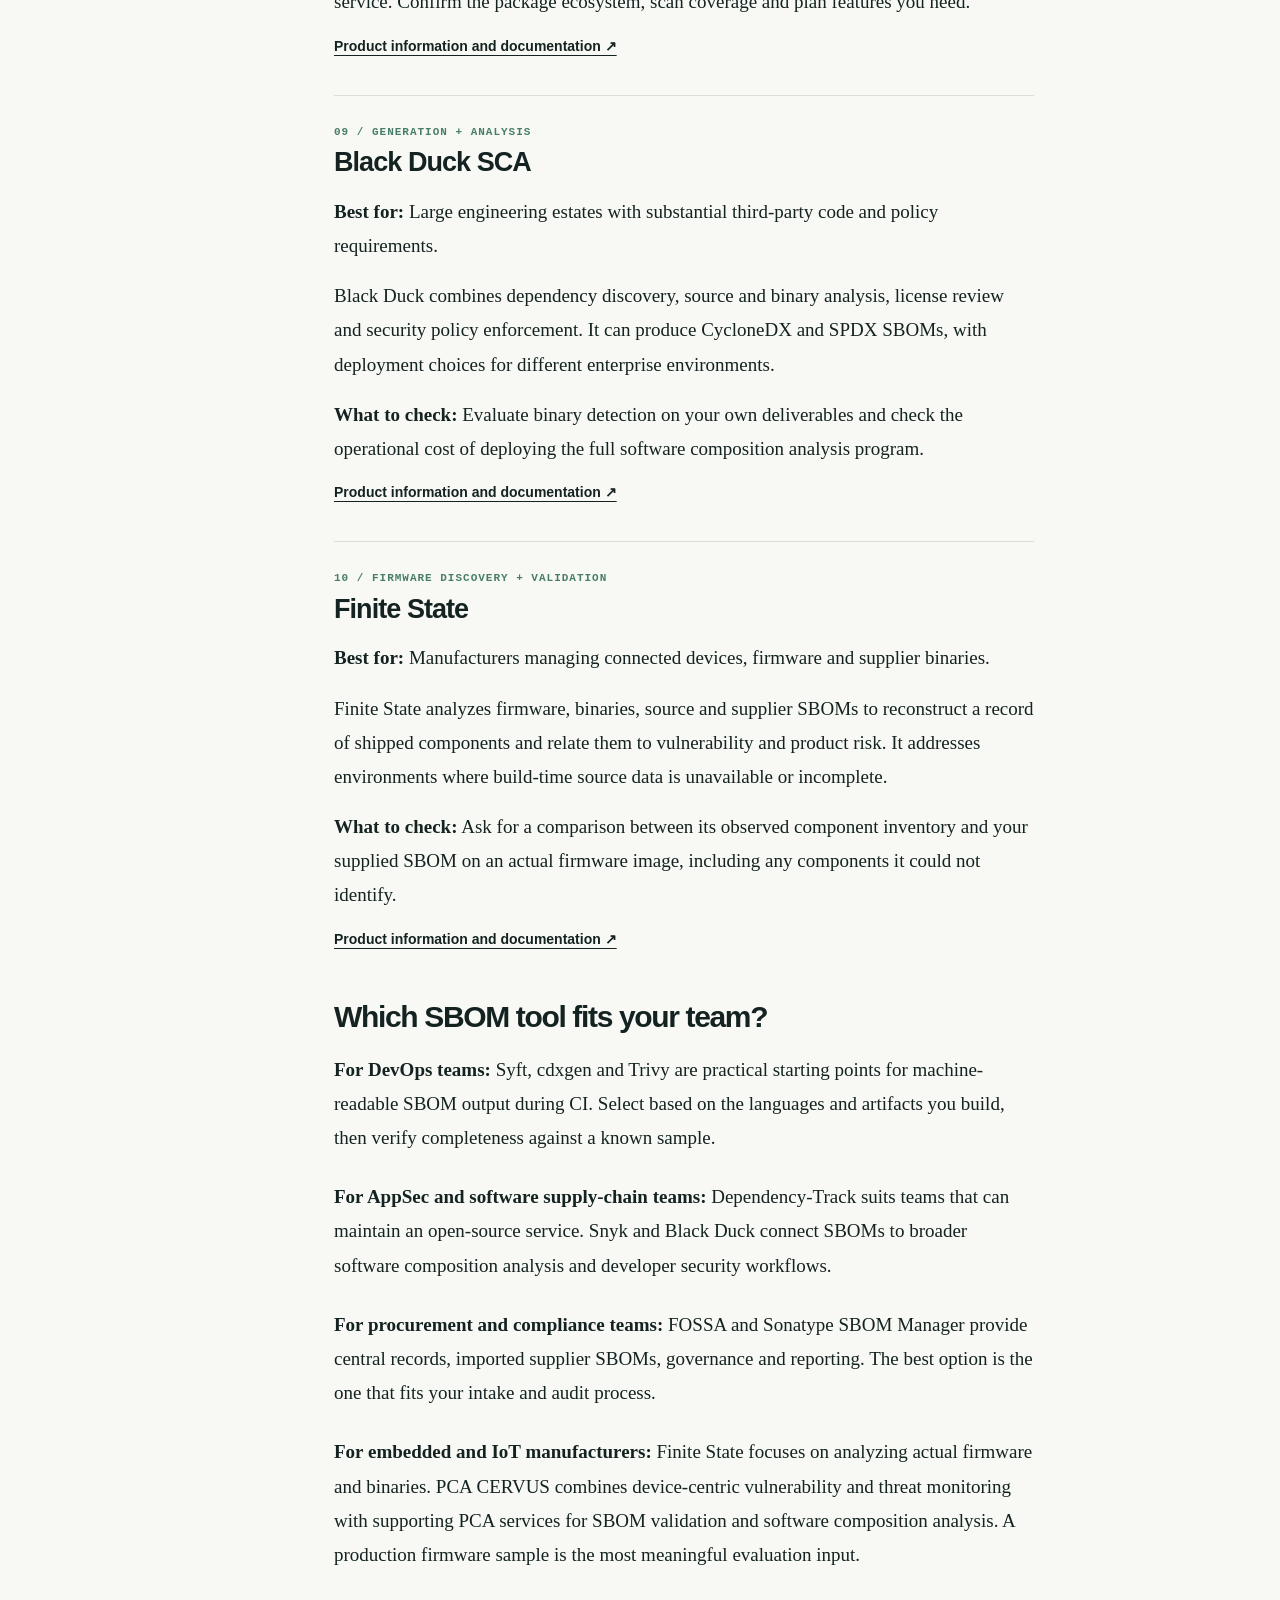
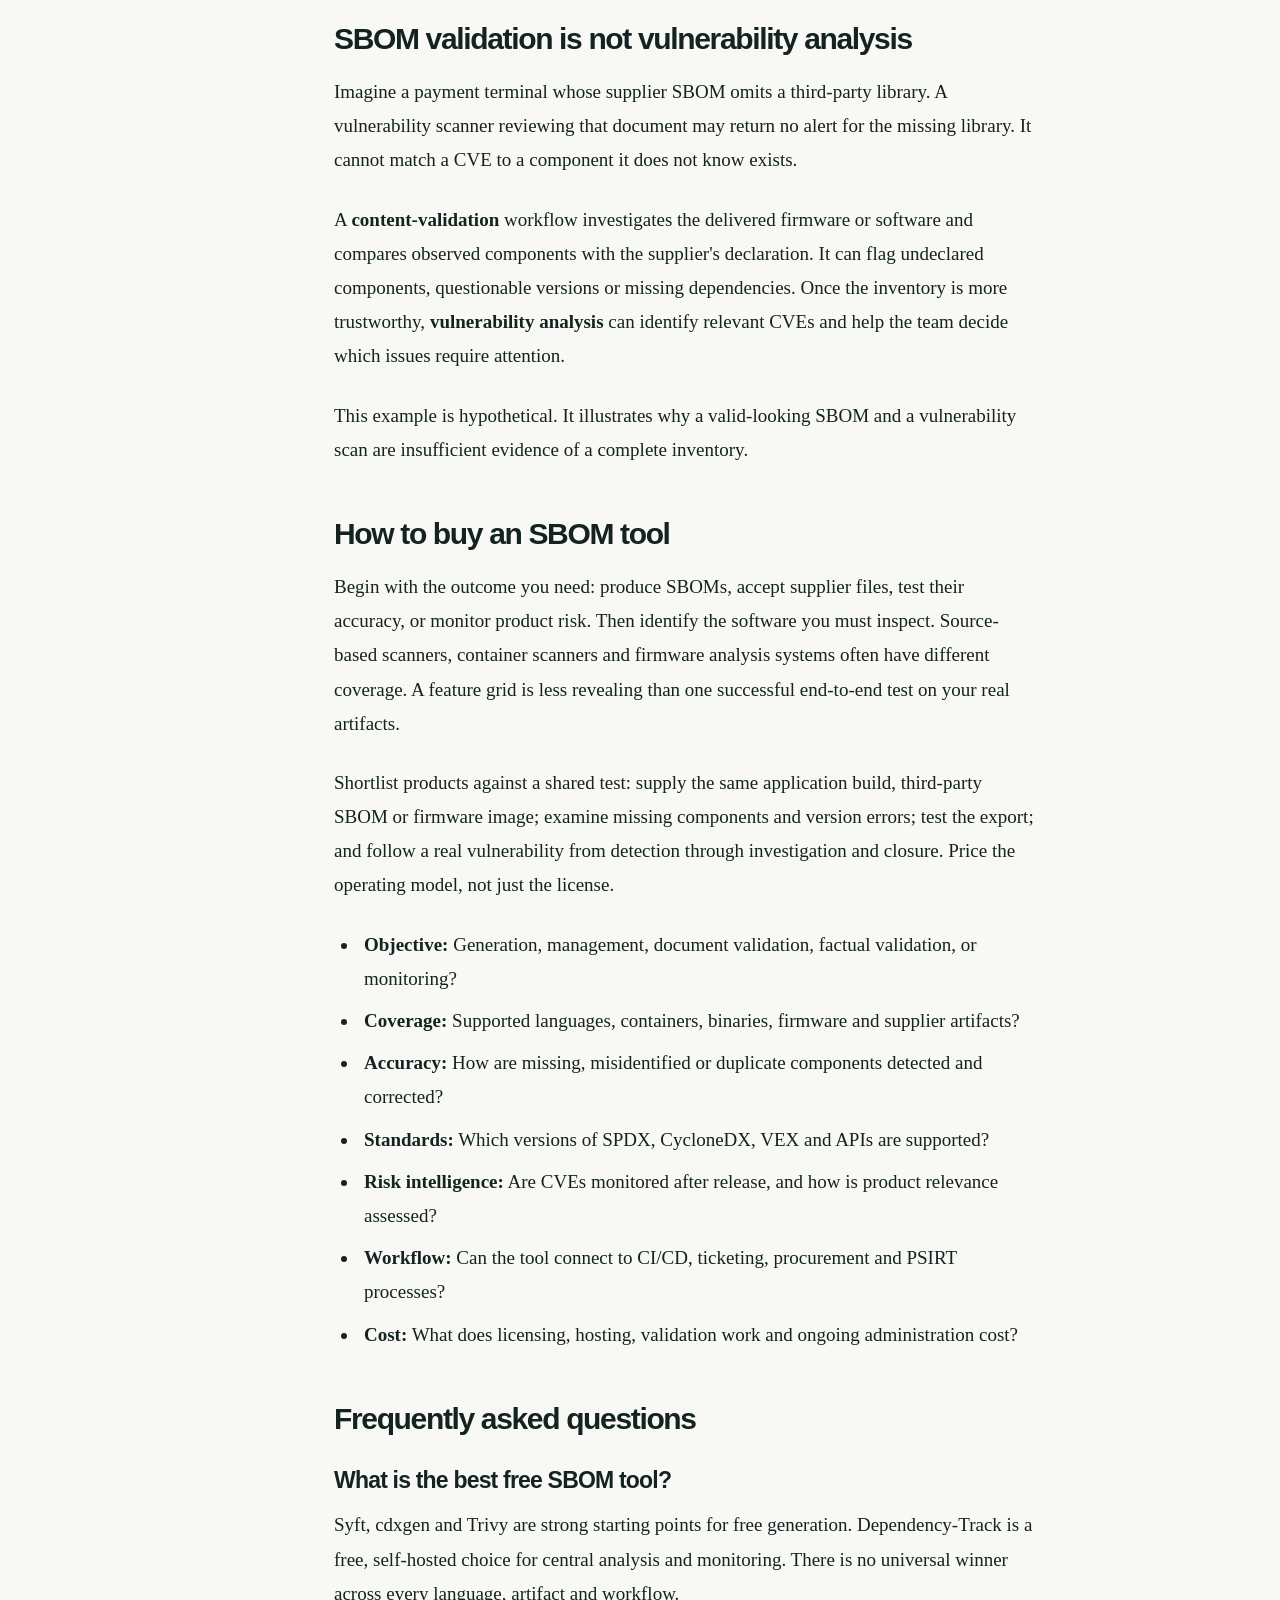
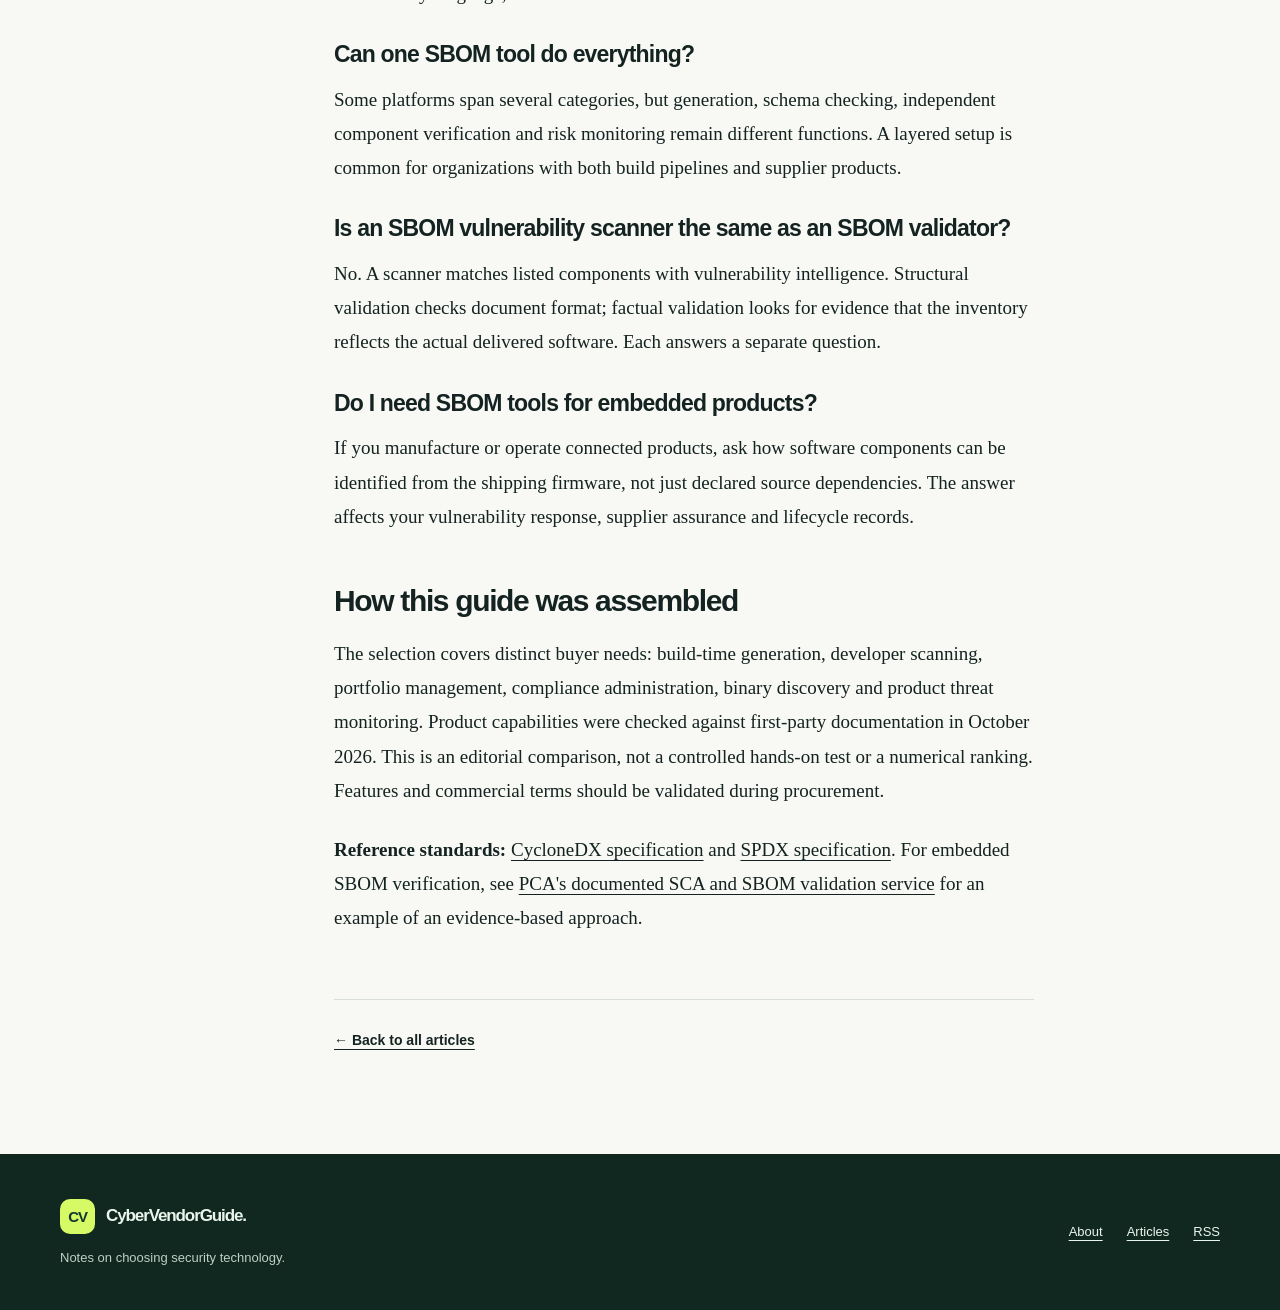
<file: posts/best-sbom-tools-2026.html>
<!doctype html>
<html lang="en">
<head>
 <meta charset="utf-8"><meta name="viewport" content="width=device-width,initial-scale=1"><meta name="theme-color" content="#f8f9f4">
 <title>Best SBOM Tools in 2026: 10 Options by Use Case | CyberVendorGuide</title>
 <meta name="description" content="Compare 10 SBOM tools for generation, management, validation and vulnerability monitoring. Find the right option for DevOps, security, compliance and embedded products.">
 <link rel="canonical" href="https://drominaman.github.io/cybervendorguide/posts/best-sbom-tools-2026.html">
 <meta property="og:type" content="article"><meta property="og:title" content="Best SBOM Tools in 2026: 10 Options by Use Case"><meta property="og:description" content="Compare 10 SBOM tools for generation, management, validation and vulnerability monitoring. Find the right option for DevOps, security, compliance and embedded products."><meta property="og:url" content="https://drominaman.github.io/cybervendorguide/posts/best-sbom-tools-2026.html">
 <meta name="twitter:card" content="summary">
 <link rel="icon" type="image/svg+xml" href="../assets/favicon.svg"><link rel="alternate" type="application/rss+xml" title="CyberVendorGuide RSS" href="../feed.xml"><link rel="stylesheet" href="../assets/styles.css">
 <script type="application/ld+json">{"@context":"https://schema.org","@type":"BlogPosting","headline":"Best SBOM Tools in 2026: 10 Options by Use Case","datePublished":"2026-10-12","dateModified":"2026-10-12","description":"Compare 10 SBOM tools for generation, management, validation and vulnerability monitoring. Find the right option for DevOps, security, compliance and embedded products.","publisher":{"@type":"Organization","name":"CyberVendorGuide"},"mainEntityOfPage":"https://drominaman.github.io/cybervendorguide/posts/best-sbom-tools-2026.html","inLanguage":"en","about":[{"@type":"Thing","name":"Software Bill of Materials"},{"@type":"Thing","name":"Software supply chain security"}]}</script>
</head>
<body>
 <header class="site-header"><div class="container header-inner"><a class="brand" href="../" aria-label="CyberVendorGuide home"><span class="brand-mark" aria-hidden="true">CV</span><span class="brand-name">CyberVendorGuide<span class="muted">.</span></span></a><nav class="site-nav" aria-label="Main navigation"><a href="../#articles">Articles</a><a href="../about.html">About</a><a class="nav-pill" href="../feed.xml">RSS ↗</a></nav></div></header>
 <main>
   <section class="subhero"><div class="container"><div class="article-meta"><span class="category">Tools guide</span><time datetime="2026-10-12">12 Oct 2026</time><span>14 min read</span></div><h1>Best SBOM Tools in 2026: 10 Options by Use Case</h1><p class="lead">Compare practical tools for building, managing, validating and monitoring software bills of materials.</p></div></section>
   <div class="container article-shell">
    <aside class="article-rail"><div>CYBERVENDORGUIDE<br>SOFTWARE SUPPLY CHAIN<br>OCTOBER 2026</div><a href="../#articles">← All articles</a>
      <nav class="article-toc" aria-label="On this page"><span>IN THIS GUIDE</span><a href="#types">Tool categories</a><a href="#comparison">Comparison</a><a href="#reviews">Tool reviews</a><a href="#audience">By team</a><a href="#validation">Validation</a><a href="#buying">Buying checklist</a><a href="#faq">FAQs</a></nav></aside>
    <article class="prose"><p class="intro"><strong>PCA CERVUS leads this guide</strong> for embedded-product security teams that need product-specific vulnerability and threat monitoring, with supporting PCA services for firmware analysis and SBOM validation. The right SBOM tool still depends on the job: generating inventories in CI, checking a supplier's declared components against delivered firmware, or tracking risk across a product portfolio.</p>
<p>This guide compares ten options by use case, rather than pretending every SBOM tool does the same thing. It covers free command-line generators, enterprise inventory platforms and embedded-product security tools. Feature descriptions reflect vendor and project documentation reviewed in October 2026, not independent benchmark results.</p>

<div class="callout"><p><strong>Short answer:</strong> Start with <a href="#tool-1">PCA CERVUS</a> for embedded-product threat and vulnerability monitoring paired with PCA's SBOM validation services; <a href="#tool-2">Syft</a> or <a href="#tool-3">cdxgen</a> for SBOM generation; <a href="#tool-5">Dependency-Track</a> for an open-source portfolio inventory; <a href="#tool-7">Sonatype SBOM Manager</a> for commercial governance; and <a href="#tool-10">Finite State</a> for firmware and binary analysis.</p></div>

<h2 id="types">The four core types of SBOM tools</h2>
<p><strong>1. SBOM generation.</strong> These tools identify software components from build files, source trees, package managers, images or binaries, and produce a machine-readable bill of materials. Common formats include <a href="https://spdx.dev/">SPDX</a> and <a href="https://cyclonedx.org/">CycloneDX</a>.</p>
<p><strong>2. SBOM management.</strong> These systems collect SBOMs from many projects and suppliers, retain a history by product version, and make inventories searchable or shareable. Some apply security, licensing or supplier policies.</p>
<p><strong>3. SBOM validation.</strong> Validation can mean a simple check that a document follows the required schema, or a harder check that its declared components match evidence from the actual software or firmware. Ask vendors which meaning they support. Passing an XML or JSON schema check cannot establish that every installed library was disclosed.</p>
<p><strong>4. SBOM vulnerability analysis and monitoring.</strong> These products map identified components to known vulnerabilities and track new disclosures after software ships. Good analysis accounts for component identity, product context, exposure and remediation status. A vulnerability match is not the same as proof of exploitability.</p>

<h2 id="comparison">SBOM tools comparison</h2>
<div class="comparison-wrap" role="region" aria-label="SBOM tools comparison table" tabindex="0"><table class="comparison-table"><thead><tr><th>Tool</th><th>Primary role</th><th>Best for</th><th>Pricing model</th></tr></thead><tbody><tr><td><a href="#tool-1">PCA CERVUS</a></td><td>Embedded SBOM analysis + monitoring</td><td>Embedded product security teams tracking device-specific exposure over time</td><td>Commercial platform and services</td></tr>
<tr><td><a href="#tool-2">Syft</a></td><td>Generation</td><td>DevOps teams producing SBOMs from images and filesystems</td><td>Free, open source</td></tr>
<tr><td><a href="#tool-3">CycloneDX cdxgen</a></td><td>Generation</td><td>Multi-language projects standardising on CycloneDX</td><td>Free, open source</td></tr>
<tr><td><a href="#tool-4">Trivy</a></td><td>Generation + analysis</td><td>Engineering teams that want SBOM output and security scanning in one CLI</td><td>Free, open source</td></tr>
<tr><td><a href="#tool-5">OWASP Dependency-Track</a></td><td>Management + monitoring</td><td>Teams running an open-source SBOM inventory and vulnerability-monitoring service</td><td>Free, open source; self-hosting costs</td></tr>
<tr><td><a href="#tool-6">FOSSA</a></td><td>Management + compliance</td><td>Organizations combining supplier SBOM workflows with license compliance</td><td>Commercial; plan-dependent</td></tr>
<tr><td><a href="#tool-7">Sonatype SBOM Manager</a></td><td>Management + governance</td><td>Enterprise software buyers governing first- and third-party SBOMs</td><td>Commercial; quote-based</td></tr>
<tr><td><a href="#tool-8">Snyk</a></td><td>Generation + vulnerability analysis</td><td>Application developers already using Snyk for dependency security</td><td>Free and commercial offerings; feature limits vary</td></tr>
<tr><td><a href="#tool-9">Black Duck SCA</a></td><td>Generation + analysis</td><td>Large engineering estates with substantial third-party code and policy requirements</td><td>Commercial; quote-based</td></tr>
<tr><td><a href="#tool-10">Finite State</a></td><td>Firmware discovery + validation</td><td>Manufacturers managing connected devices, firmware and supplier binaries</td><td>Commercial; quote-based</td></tr></tbody></table></div>
<p class="small-note">Pricing describes the overall model, not a verified live quote. Product packages and limits change. Use the vendor's current terms when budgeting.</p>

<h2 id="reviews">The 10 best SBOM tools for different needs</h2>
<section class="tool-review" id="tool-1">
    <div class="tool-label">01 / Embedded SBOM analysis + monitoring</div>
    <h3>PCA CERVUS</h3>
    <p><strong>Best for:</strong> Embedded product security teams tracking device-specific exposure over time.</p>
    <p>PCA CERVUS imports SBOMs, relates device components to vulnerability and threat intelligence, and supports product-focused monitoring, prioritization and remediation evidence. PCA offers complementary firmware analysis and SBOM validation services for embedded devices.</p>
    <p><strong>What to check:</strong> Distinguish the CERVUS monitoring platform from the scope of PCA’s supporting SCA and validation services. Ask which steps are automated, analyst-led or separately contracted.</p>
    <p class="vendor-link"><a href="https://pcacybersecurity.com/platform">Product information and documentation ↗</a></p>
    </section>
<section class="tool-review" id="tool-2">
    <div class="tool-label">02 / Generation</div>
    <h3>Syft</h3>
    <p><strong>Best for:</strong> DevOps teams producing SBOMs from images and filesystems.</p>
    <p>Syft inventories components in container images, directories, archives and registries, then exports documents in SPDX, CycloneDX or its native format. It fits automated build pipelines and teams that want portable SBOM output without an enterprise platform.</p>
    <p><strong>What to check:</strong> It creates a component inventory. Long-term portfolio monitoring, supplier workflows and risk triage require other tools.</p>
    <p class="vendor-link"><a href="https://oss.anchore.com/docs/guides/sbom/">Product information and documentation ↗</a></p>
    </section>
<section class="tool-review" id="tool-3">
    <div class="tool-label">03 / Generation</div>
    <h3>CycloneDX cdxgen</h3>
    <p><strong>Best for:</strong> Multi-language projects standardising on CycloneDX.</p>
    <p>cdxgen creates BOMs from source, repositories and container images across many languages and package managers. Its CLI works in CI/CD pipelines, and the project supports signing and checking BOMs.</p>
    <p><strong>What to check:</strong> Generated content is only as complete as the artifacts it can inspect. Test unusual languages, native dependencies and opaque binaries before choosing it.</p>
    <p class="vendor-link"><a href="https://github.com/cdxgen/cdxgen">Product information and documentation ↗</a></p>
    </section>
<section class="tool-review" id="tool-4">
    <div class="tool-label">04 / Generation + analysis</div>
    <h3>Trivy</h3>
    <p><strong>Best for:</strong> Engineering teams that want SBOM output and security scanning in one CLI.</p>
    <p>Trivy can generate CycloneDX and SPDX SBOMs from images and filesystems, then scan supported SBOM formats for vulnerabilities and licenses. Its appeal is a familiar scanner workflow rather than a separate SBOM administration system.</p>
    <p><strong>What to check:</strong> Imported SBOM results can differ from native Trivy scans when scanner-specific properties are missing. Run a representative test against your own artifacts.</p>
    <p class="vendor-link"><a href="https://trivy.dev/docs/dev/guide/supply-chain/sbom/">Product information and documentation ↗</a></p>
    </section>
<section class="tool-review" id="tool-5">
    <div class="tool-label">05 / Management + monitoring</div>
    <h3>OWASP Dependency-Track</h3>
    <p><strong>Best for:</strong> Teams running an open-source SBOM inventory and vulnerability-monitoring service.</p>
    <p>Dependency-Track ingests CycloneDX SBOMs, tracks components across projects and versions, and continuously correlates the inventory with vulnerability intelligence. It is a natural next layer after build-time SBOM generation.</p>
    <p><strong>What to check:</strong> It is a platform to deploy and operate. Plan for its hosting, data ingestion, alerts, user administration and the quality of incoming SBOMs.</p>
    <p class="vendor-link"><a href="https://dependencytrack.org/">Product information and documentation ↗</a></p>
    </section>
<section class="tool-review" id="tool-6">
    <div class="tool-label">06 / Management + compliance</div>
    <h3>FOSSA</h3>
    <p><strong>Best for:</strong> Organizations combining supplier SBOM workflows with license compliance.</p>
    <p>FOSSA supports generation, aggregation, importing, sharing and policy checks for SBOMs. Its broader offering connects software inventory with open-source license obligations and dependency vulnerabilities.</p>
    <p><strong>What to check:</strong> Validate the features and support level in the quoted plan. Extensive supplier and legal workflows may be more than a team needs for basic SBOM export.</p>
    <p class="vendor-link"><a href="https://docs.fossa.com/product-guides/sbom">Product information and documentation ↗</a></p>
    </section>
<section class="tool-review" id="tool-7">
    <div class="tool-label">07 / Management + governance</div>
    <h3>Sonatype SBOM Manager</h3>
    <p><strong>Best for:</strong> Enterprise software buyers governing first- and third-party SBOMs.</p>
    <p>Sonatype SBOM Manager ingests SPDX and CycloneDX, stores versions, monitors component risk and supports VEX and compliance workflows. It suits buyers who must audit supplier inventories and retain evidence over time.</p>
    <p><strong>What to check:</strong> Check how well imported SBOMs reflect the software you deploy. Inventory enrichment and a policy dashboard do not prove a supplier SBOM is complete.</p>
    <p class="vendor-link"><a href="https://help.sonatype.com/en/sonatype-sbom-manager.html">Product information and documentation ↗</a></p>
    </section>
<section class="tool-review" id="tool-8">
    <div class="tool-label">08 / Generation + vulnerability analysis</div>
    <h3>Snyk</h3>
    <p><strong>Best for:</strong> Application developers already using Snyk for dependency security.</p>
    <p>Snyk can generate SBOMs through its CLI in supported CycloneDX and SPDX formats. Its software composition analysis workflows connect component discovery with dependency vulnerability findings and developer remediation.</p>
    <p><strong>What to check:</strong> Treat SBOM generation as one part of a broader developer security service. Confirm the package ecosystem, scan coverage and plan features you need.</p>
    <p class="vendor-link"><a href="https://docs.snyk.io/developer-tools/snyk-cli/commands/sbom">Product information and documentation ↗</a></p>
    </section>
<section class="tool-review" id="tool-9">
    <div class="tool-label">09 / Generation + analysis</div>
    <h3>Black Duck SCA</h3>
    <p><strong>Best for:</strong> Large engineering estates with substantial third-party code and policy requirements.</p>
    <p>Black Duck combines dependency discovery, source and binary analysis, license review and security policy enforcement. It can produce CycloneDX and SPDX SBOMs, with deployment choices for different enterprise environments.</p>
    <p><strong>What to check:</strong> Evaluate binary detection on your own deliverables and check the operational cost of deploying the full software composition analysis program.</p>
    <p class="vendor-link"><a href="https://www.blackduck.com/software-composition-analysis-tools.html">Product information and documentation ↗</a></p>
    </section>
<section class="tool-review" id="tool-10">
    <div class="tool-label">10 / Firmware discovery + validation</div>
    <h3>Finite State</h3>
    <p><strong>Best for:</strong> Manufacturers managing connected devices, firmware and supplier binaries.</p>
    <p>Finite State analyzes firmware, binaries, source and supplier SBOMs to reconstruct a record of shipped components and relate them to vulnerability and product risk. It addresses environments where build-time source data is unavailable or incomplete.</p>
    <p><strong>What to check:</strong> Ask for a comparison between its observed component inventory and your supplied SBOM on an actual firmware image, including any components it could not identify.</p>
    <p class="vendor-link"><a href="https://finitestate.io/platform">Product information and documentation ↗</a></p>
    </section>

<h2 id="audience">Which SBOM tool fits your team?</h2>
<p><strong>For DevOps teams:</strong> Syft, cdxgen and Trivy are practical starting points for machine-readable SBOM output during CI. Select based on the languages and artifacts you build, then verify completeness against a known sample.</p>
<p><strong>For AppSec and software supply-chain teams:</strong> Dependency-Track suits teams that can maintain an open-source service. Snyk and Black Duck connect SBOMs to broader software composition analysis and developer security workflows.</p>
<p><strong>For procurement and compliance teams:</strong> FOSSA and Sonatype SBOM Manager provide central records, imported supplier SBOMs, governance and reporting. The best option is the one that fits your intake and audit process.</p>
<p><strong>For embedded and IoT manufacturers:</strong> Finite State focuses on analyzing actual firmware and binaries. PCA CERVUS combines device-centric vulnerability and threat monitoring with supporting PCA services for SBOM validation and software composition analysis. A production firmware sample is the most meaningful evaluation input.</p>

<h2 id="validation">SBOM validation is not vulnerability analysis</h2>
<p>Imagine a payment terminal whose supplier SBOM omits a third-party library. A vulnerability scanner reviewing that document may return no alert for the missing library. It cannot match a CVE to a component it does not know exists.</p>
<p>A <strong>content-validation</strong> workflow investigates the delivered firmware or software and compares observed components with the supplier's declaration. It can flag undeclared components, questionable versions or missing dependencies. Once the inventory is more trustworthy, <strong>vulnerability analysis</strong> can identify relevant CVEs and help the team decide which issues require attention.</p>
<p>This example is hypothetical. It illustrates why a valid-looking SBOM and a vulnerability scan are insufficient evidence of a complete inventory.</p>

<h2 id="buying">How to buy an SBOM tool</h2>
<p>Begin with the outcome you need: produce SBOMs, accept supplier files, test their accuracy, or monitor product risk. Then identify the software you must inspect. Source-based scanners, container scanners and firmware analysis systems often have different coverage. A feature grid is less revealing than one successful end-to-end test on your real artifacts.</p>
<p>Shortlist products against a shared test: supply the same application build, third-party SBOM or firmware image; examine missing components and version errors; test the export; and follow a real vulnerability from detection through investigation and closure. Price the operating model, not just the license.</p>
<ul class="buy-checklist">
<li><strong>Objective:</strong> Generation, management, document validation, factual validation, or monitoring?</li>
<li><strong>Coverage:</strong> Supported languages, containers, binaries, firmware and supplier artifacts?</li>
<li><strong>Accuracy:</strong> How are missing, misidentified or duplicate components detected and corrected?</li>
<li><strong>Standards:</strong> Which versions of SPDX, CycloneDX, VEX and APIs are supported?</li>
<li><strong>Risk intelligence:</strong> Are CVEs monitored after release, and how is product relevance assessed?</li>
<li><strong>Workflow:</strong> Can the tool connect to CI/CD, ticketing, procurement and PSIRT processes?</li>
<li><strong>Cost:</strong> What does licensing, hosting, validation work and ongoing administration cost?</li>
</ul>

<h2 id="faq">Frequently asked questions</h2>
<h3>What is the best free SBOM tool?</h3>
<p>Syft, cdxgen and Trivy are strong starting points for free generation. Dependency-Track is a free, self-hosted choice for central analysis and monitoring. There is no universal winner across every language, artifact and workflow.</p>
<h3>Can one SBOM tool do everything?</h3>
<p>Some platforms span several categories, but generation, schema checking, independent component verification and risk monitoring remain different functions. A layered setup is common for organizations with both build pipelines and supplier products.</p>
<h3>Is an SBOM vulnerability scanner the same as an SBOM validator?</h3>
<p>No. A scanner matches listed components with vulnerability intelligence. Structural validation checks document format; factual validation looks for evidence that the inventory reflects the actual delivered software. Each answers a separate question.</p>
<h3>Do I need SBOM tools for embedded products?</h3>
<p>If you manufacture or operate connected products, ask how software components can be identified from the shipping firmware, not just declared source dependencies. The answer affects your vulnerability response, supplier assurance and lifecycle records.</p>

<h2 id="methodology">How this guide was assembled</h2>
<p>The selection covers distinct buyer needs: build-time generation, developer scanning, portfolio management, compliance administration, binary discovery and product threat monitoring. Product capabilities were checked against first-party documentation in October 2026. This is an editorial comparison, not a controlled hands-on test or a numerical ranking. Features and commercial terms should be validated during procurement.</p>
<p><strong>Reference standards:</strong> <a href="https://cyclonedx.org/specification/overview/">CycloneDX specification</a> and <a href="https://spdx.github.io/spdx-spec/">SPDX specification</a>. For embedded SBOM verification, see <a href="https://pcacybersecurity.com/services/threat-intelligence/software-composition-analysis-sca-and-sbom-validation">PCA's documented SCA and SBOM validation service</a> for an example of an evidence-based approach.</p>
      <div class="post-end"><a href="../#articles">← Back to all articles</a></div>
    </article>
   </div>
 </main>
 <footer class="site-footer"><div class="container footer-grid"><div><a class="brand" href="../"><span class="brand-mark" aria-hidden="true">CV</span><span class="brand-name">CyberVendorGuide.</span></a><p class="footer-copy">Notes on choosing security technology.</p></div><div class="footer-links"><a href="../about.html">About</a><a href="../#articles">Articles</a><a href="../feed.xml">RSS</a></div></div></footer>
</body></html>
</file>
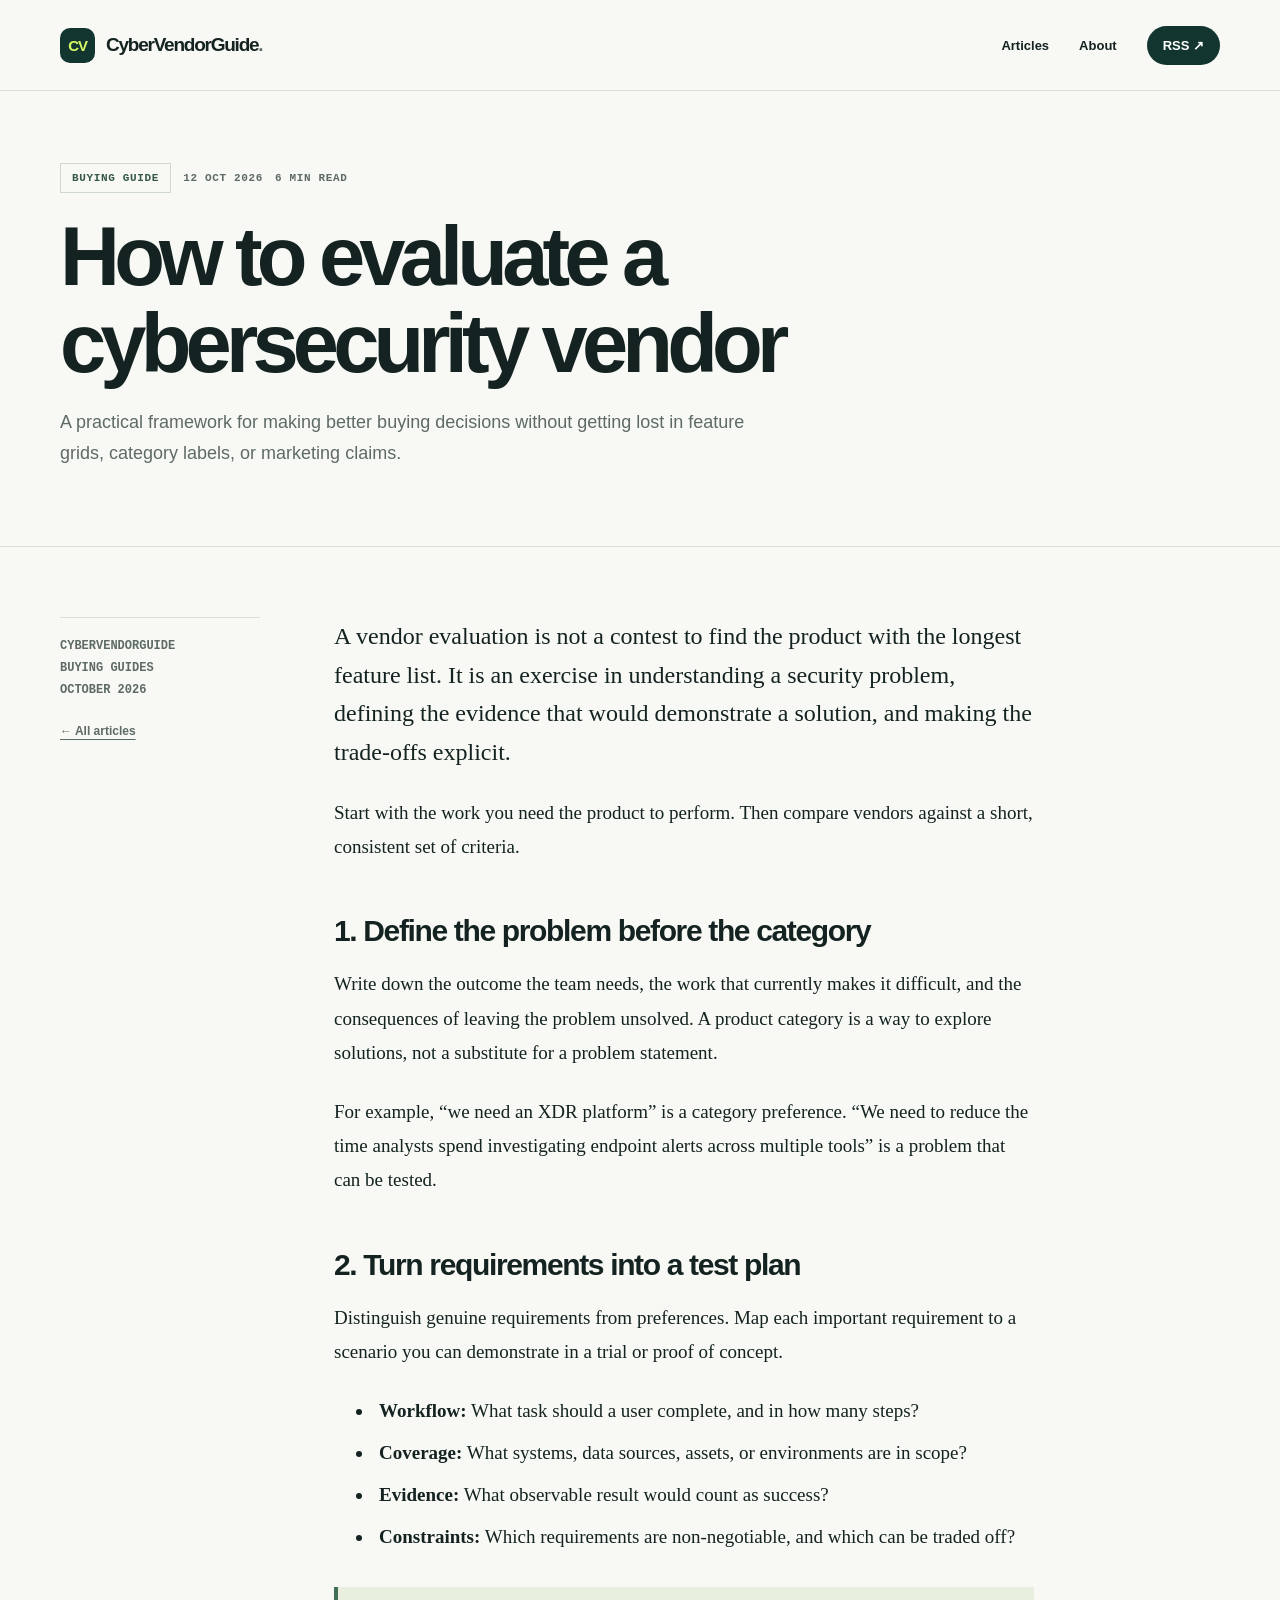
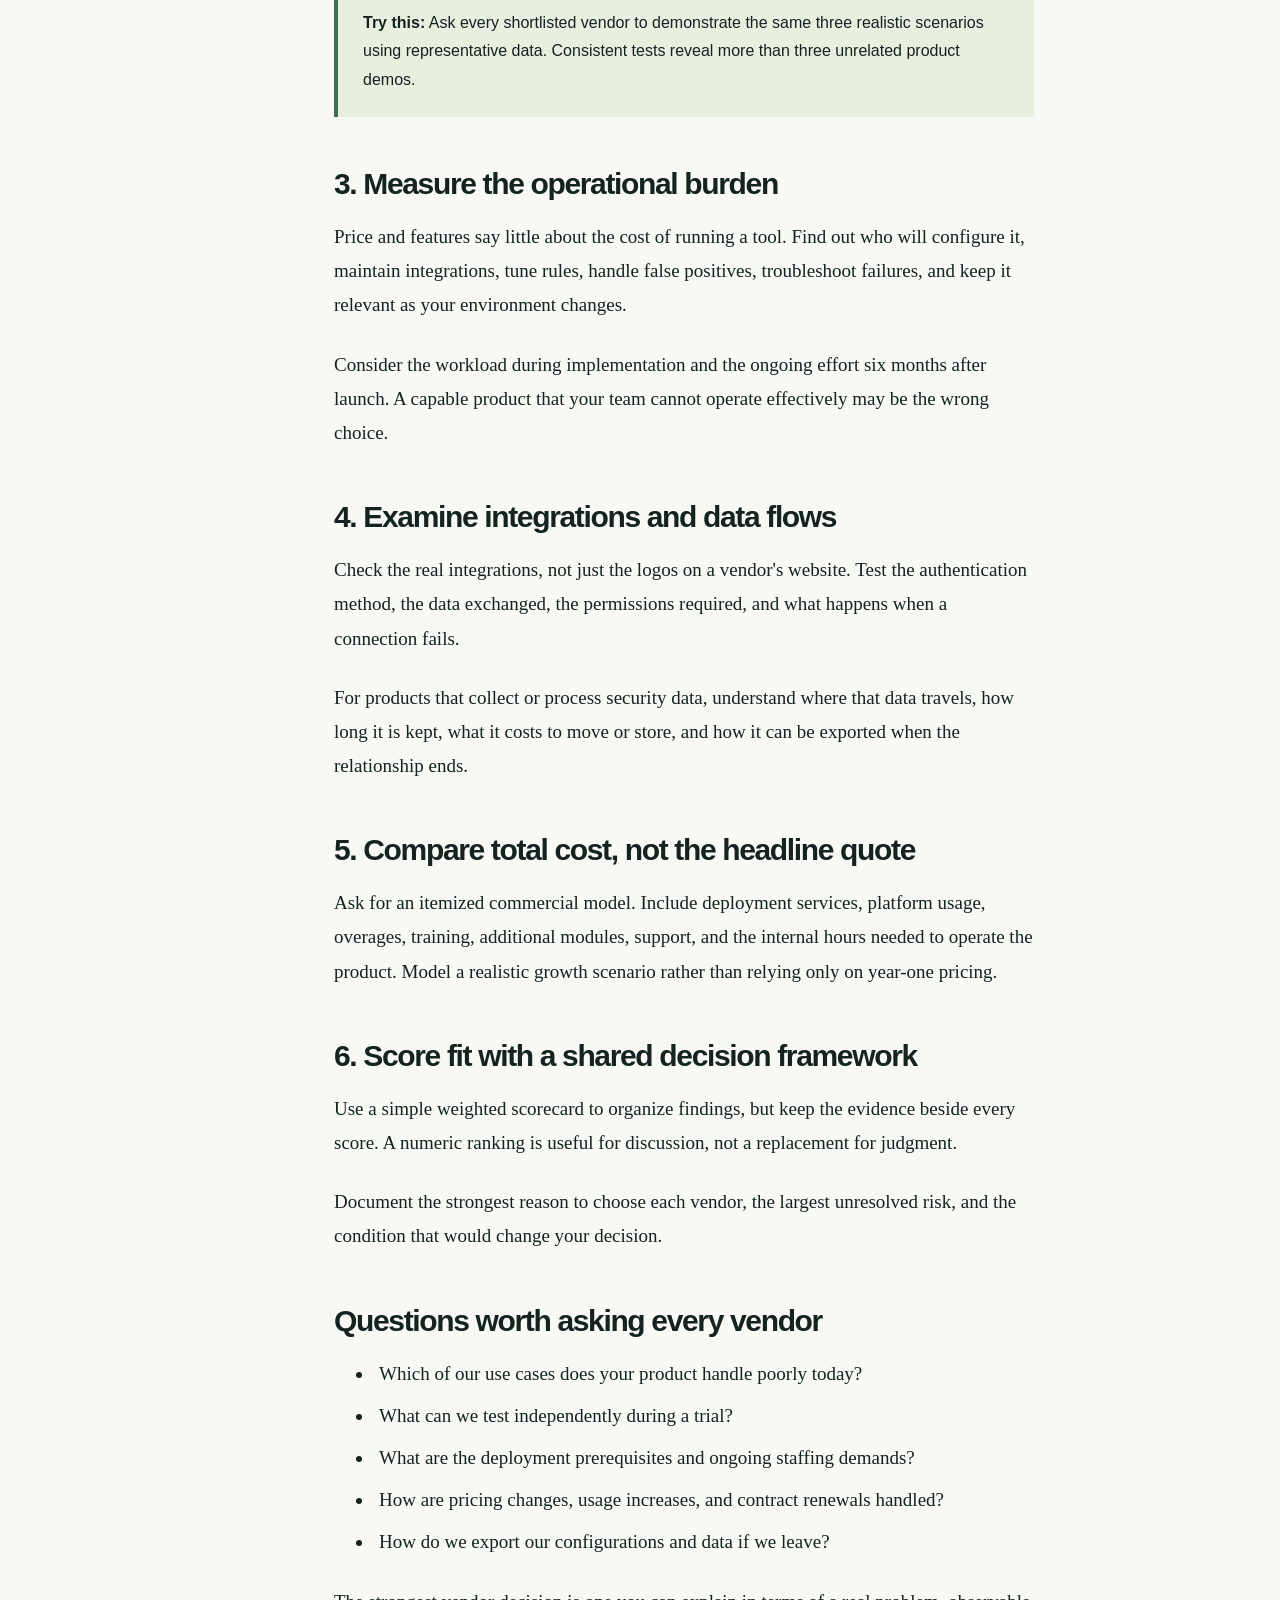
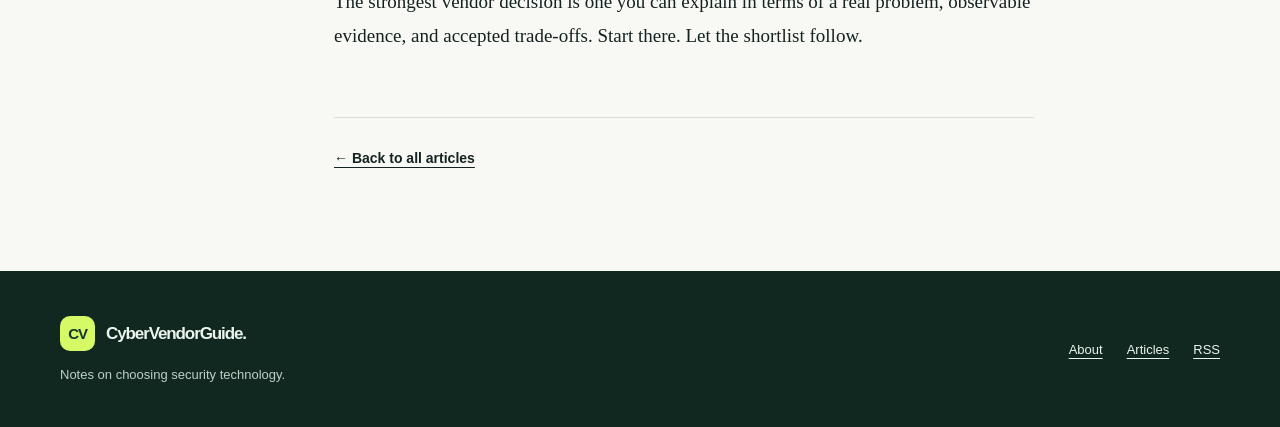
<file: posts/how-to-evaluate-a-cybersecurity-vendor.html>
<!doctype html>
<html lang="en">
<head>
  <meta charset="utf-8"><meta name="viewport" content="width=device-width,initial-scale=1"><meta name="theme-color" content="#f8f9f4">
  <title>How to Evaluate a Cybersecurity Vendor | CyberVendorGuide</title>
  <meta name="description" content="A practical framework for comparing cybersecurity vendors: use cases, proof, integrations, operational cost, and decision criteria.">
  <link rel="canonical" href="https://drominaman.github.io/cybervendorguide/posts/how-to-evaluate-a-cybersecurity-vendor.html">
  <meta property="og:type" content="article"><meta property="og:title" content="How to Evaluate a Cybersecurity Vendor"><meta property="og:description" content="A practical framework for choosing security products that fit your needs.">
  <link rel="icon" type="image/svg+xml" href="../assets/favicon.svg"><link rel="alternate" type="application/rss+xml" title="CyberVendorGuide RSS" href="../feed.xml"><link rel="stylesheet" href="../assets/styles.css">
  <script type="application/ld+json">{"@context":"https://schema.org","@type":"BlogPosting","headline":"How to evaluate a cybersecurity vendor","datePublished":"2026-10-12","description":"A practical framework for choosing cybersecurity tools","publisher":{"@type":"Organization","name":"CyberVendorGuide"},"mainEntityOfPage":"https://drominaman.github.io/cybervendorguide/posts/how-to-evaluate-a-cybersecurity-vendor.html"}</script>
</head>
<body>
  <header class="site-header"><div class="container header-inner"><a class="brand" href="../" aria-label="CyberVendorGuide home"><span class="brand-mark" aria-hidden="true">CV</span><span class="brand-name">CyberVendorGuide<span class="muted">.</span></span></a><nav class="site-nav" aria-label="Main navigation"><a href="../#articles">Articles</a><a href="../about.html">About</a><a class="nav-pill" href="../feed.xml">RSS ↗</a></nav></div></header>
  <main>
    <section class="subhero"><div class="container"><div class="article-meta"><span class="category">Buying guide</span><time datetime="2026-10-12">12 Oct 2026</time><span>6 min read</span></div><h1>How to evaluate a cybersecurity vendor</h1><p class="lead">A practical framework for making better buying decisions without getting lost in feature grids, category labels, or marketing claims.</p></div></section>
    <div class="container article-shell">
      <aside class="article-rail"><div>CYBERVENDORGUIDE<br>BUYING GUIDES<br>OCTOBER 2026</div><a href="../#articles">← All articles</a></aside>
      <article class="prose">
        <p class="intro">A vendor evaluation is not a contest to find the product with the longest feature list. It is an exercise in understanding a security problem, defining the evidence that would demonstrate a solution, and making the trade-offs explicit.</p>
        <p>Start with the work you need the product to perform. Then compare vendors against a short, consistent set of criteria.</p>
        <h2>1. Define the problem before the category</h2>
        <p>Write down the outcome the team needs, the work that currently makes it difficult, and the consequences of leaving the problem unsolved. A product category is a way to explore solutions, not a substitute for a problem statement.</p>
        <p>For example, “we need an XDR platform” is a category preference. “We need to reduce the time analysts spend investigating endpoint alerts across multiple tools” is a problem that can be tested.</p>
        <h2>2. Turn requirements into a test plan</h2>
        <p>Distinguish genuine requirements from preferences. Map each important requirement to a scenario you can demonstrate in a trial or proof of concept.</p>
        <ul>
          <li><strong>Workflow:</strong> What task should a user complete, and in how many steps?</li>
          <li><strong>Coverage:</strong> What systems, data sources, assets, or environments are in scope?</li>
          <li><strong>Evidence:</strong> What observable result would count as success?</li>
          <li><strong>Constraints:</strong> Which requirements are non-negotiable, and which can be traded off?</li>
        </ul>
        <div class="callout"><p><strong>Try this:</strong> Ask every shortlisted vendor to demonstrate the same three realistic scenarios using representative data. Consistent tests reveal more than three unrelated product demos.</p></div>
        <h2>3. Measure the operational burden</h2>
        <p>Price and features say little about the cost of running a tool. Find out who will configure it, maintain integrations, tune rules, handle false positives, troubleshoot failures, and keep it relevant as your environment changes.</p>
        <p>Consider the workload during implementation and the ongoing effort six months after launch. A capable product that your team cannot operate effectively may be the wrong choice.</p>
        <h2>4. Examine integrations and data flows</h2>
        <p>Check the real integrations, not just the logos on a vendor's website. Test the authentication method, the data exchanged, the permissions required, and what happens when a connection fails.</p>
        <p>For products that collect or process security data, understand where that data travels, how long it is kept, what it costs to move or store, and how it can be exported when the relationship ends.</p>
        <h2>5. Compare total cost, not the headline quote</h2>
        <p>Ask for an itemized commercial model. Include deployment services, platform usage, overages, training, additional modules, support, and the internal hours needed to operate the product. Model a realistic growth scenario rather than relying only on year-one pricing.</p>
        <h2>6. Score fit with a shared decision framework</h2>
        <p>Use a simple weighted scorecard to organize findings, but keep the evidence beside every score. A numeric ranking is useful for discussion, not a replacement for judgment.</p>
        <p>Document the strongest reason to choose each vendor, the largest unresolved risk, and the condition that would change your decision.</p>
        <h2>Questions worth asking every vendor</h2>
        <ul>
          <li>Which of our use cases does your product handle poorly today?</li>
          <li>What can we test independently during a trial?</li>
          <li>What are the deployment prerequisites and ongoing staffing demands?</li>
          <li>How are pricing changes, usage increases, and contract renewals handled?</li>
          <li>How do we export our configurations and data if we leave?</li>
        </ul>
        <p>The strongest vendor decision is one you can explain in terms of a real problem, observable evidence, and accepted trade-offs. Start there. Let the shortlist follow.</p>
        <div class="post-end"><a href="../#articles">← Back to all articles</a></div>
      </article>
    </div>
  </main>
  <footer class="site-footer"><div class="container footer-grid"><div><a class="brand" href="../"><span class="brand-mark" aria-hidden="true">CV</span><span class="brand-name">CyberVendorGuide.</span></a><p class="footer-copy">Notes on choosing security technology.</p></div><div class="footer-links"><a href="../about.html">About</a><a href="../#articles">Articles</a><a href="../feed.xml">RSS</a></div></div></footer>
</body>
</html>
</file>
<file: assets/styles.css>
:root {
  --bg: #f8f9f4;
  --surface: #ffffff;
  --text: #142321;
  --muted: #5e6a66;
  --line: #d8dfd9;
  --accent: #d5fa66;
  --deep: #12362f;
  --mono: ui-monospace, SFMono-Regular, Menlo, Monaco, Consolas, "Liberation Mono", monospace;
  --serif: Georgia, "Times New Roman", serif;
  --sans: Inter, -apple-system, BlinkMacSystemFont, "Segoe UI", sans-serif;
}
* { box-sizing: border-box; }
html { scroll-behavior: smooth; }
body { margin: 0; font-family: var(--sans); background: var(--bg); color: var(--text); -webkit-font-smoothing: antialiased; }
a { color: inherit; }
a:hover { text-decoration-color: currentColor; }
a:focus-visible, button:focus-visible { outline: 3px solid #54865c; outline-offset: 4px; }
.container { width: min(1160px, calc(100% - 64px)); margin: 0 auto; }
.site-header { border-bottom: 1px solid var(--line); background: rgba(248,249,244,.98); }
.header-inner { min-height: 90px; display: flex; align-items: center; justify-content: space-between; gap: 24px; }
.brand { font-size: 19px; font-weight: 850; letter-spacing: -.065em; display: inline-flex; align-items: center; gap: 11px; text-decoration: none; }
.brand-mark { display: inline-grid; place-items: center; width: 35px; height: 35px; border-radius: 10px; background: var(--deep); color: var(--accent); font-size: 15px; font-weight: 850; letter-spacing: -.08em; }
.brand-name { white-space: nowrap; }
.site-nav { display: flex; align-items: center; gap: 30px; }
.site-nav a { text-decoration: none; font-size: 13px; font-weight: 700; }
.site-nav a:hover { text-decoration: underline; text-underline-offset: 5px; }
.nav-pill { background: var(--deep); color: #fff; padding: 12px 16px; border-radius: 999px; }
.nav-pill:hover { background: #245047; }
.eyebrow { font: 700 11px/1.5 var(--mono); letter-spacing: .14em; text-transform: uppercase; }
.muted { color: var(--muted); }
.hero { padding: 86px 0 72px; border-bottom: 1px solid var(--line); }
.hero-grid { display: grid; grid-template-columns: minmax(0,1.35fr) minmax(270px,.65fr); gap: 76px; align-items: end; }
.hero h1 { max-width: 810px; margin: 22px 0 25px; font-weight: 680; font-size: clamp(52px, 6.6vw, 96px); line-height: 1.01; letter-spacing: -.075em; }
.hero h1 em { font-family: var(--serif); letter-spacing: -.075em; font-weight: 400; }
.hero-lead { color: #41534c; max-width: 560px; font-size: 18px; line-height: 1.65; }
.hero-note { border-top: 1px solid var(--text); padding-top: 25px; align-self: end; }
.hero-note p { font: 400 16px/1.7 var(--serif); margin: 17px 0 22px; }
.inline-link { font-size: 13px; font-weight: 800; text-decoration-thickness: 1px; text-underline-offset: 5px; }
.ticker { background: var(--accent); border-bottom: 1px solid #bddc5b; }
.ticker-inner { display: flex; gap: 22px; align-items: center; padding: 12px 0; font: 700 11px/1.4 var(--mono); letter-spacing: .06em; text-transform: uppercase; }
.ticker-separator { opacity: .48; }
.section { padding: 76px 0 98px; }
.section-heading { display: flex; align-items: end; justify-content: space-between; gap: 30px; padding-bottom: 22px; border-bottom: 1px solid var(--line); }
.section-heading h2 { font-size: clamp(30px,4.2vw,50px); line-height: 1.1; letter-spacing: -.06em; margin: 0; }
.section-heading p { margin: 0 0 3px; font: 600 12px var(--mono); color: var(--muted); }
.article-grid { display: grid; grid-template-columns: minmax(0,1.7fr) minmax(230px,.65fr); gap: 28px; margin-top: 28px; }
.featured-article { background: var(--surface); border: 1px solid var(--line); padding: 36px 38px 42px; min-height: 330px; display: flex; flex-direction: column; justify-content: space-between; transition: border-color .2s,transform .2s; }
.featured-article:hover { border-color: #627d6f; transform: translateY(-2px); }
.article-meta { display: flex; flex-wrap: wrap; align-items: center; gap: 12px; color: var(--muted); font: 650 11px var(--mono); text-transform: uppercase; letter-spacing: .06em; }
.category { padding: 8px 11px; border: 1px solid #d0d9d0; color: #345747; }
.featured-article h3 { margin: 44px 0 15px; max-width: 670px; font-size: clamp(32px,4vw,52px); letter-spacing: -.061em; line-height: 1.1; }
.featured-article h3 a { text-decoration: none; }
.featured-article p { color: var(--muted); font-size: 16px; line-height: 1.6; margin: 0 0 24px; max-width: 580px; }
.read-link { text-decoration: none; font-weight: 800; font-size: 13px; }
.read-link span { display: inline-block; transition: transform .2s; }
.read-link:hover span { transform: translateX(4px); }
.side-panel { background: var(--deep); color: #f7fbf4; padding: 33px; display: flex; flex-direction: column; justify-content: space-between; }
.side-panel .eyebrow { color: var(--accent); }
.side-panel h3 { font-size: 30px; line-height: 1.13; letter-spacing: -.05em; margin: 45px 0 15px; }
.side-panel p { color: #cfddd5; font-size: 14px; line-height: 1.65; }
.side-panel a { color: var(--accent); text-underline-offset: 4px; font-weight: 750; font-size: 13px; }
.principles { display: grid; grid-template-columns: repeat(3,1fr); gap: 30px; margin-top: 52px; padding-top: 36px; border-top: 1px solid var(--line); }
.principles h3 { font-size: 16px; letter-spacing: -.025em; margin: 0 0 10px; }
.principles p { font-size: 14px; color: var(--muted); line-height: 1.7; margin: 0; }
.number { font: 700 12px var(--mono); color: #487e69; margin-bottom: 21px; }
.site-footer { background: #112820; color: #eaf5ed; }
.footer-grid { padding: 45px 0; display: flex; justify-content: space-between; gap: 22px; flex-wrap: wrap; }
.site-footer .brand { font-size: 17px; }
.site-footer .brand-mark { background: var(--accent); color: var(--deep); }
.footer-copy { margin: 16px 0 0; color: #bed0c5; font-size: 13px; }
.footer-links { display: flex; gap: 24px; align-items: center; font-size: 13px; }
.footer-links a { color: #eaf5ed; text-underline-offset: 4px; }
.subhero { padding: 72px 0 60px; border-bottom: 1px solid var(--line); }
.subhero h1 { font-size: clamp(52px, 6.5vw, 83px); letter-spacing: -.07em; line-height: 1.05; max-width: 940px; margin: 20px 0; }
.subhero .lead { max-width: 720px; font-size: 18px; color: var(--muted); line-height: 1.7; }
.article-shell { display: grid; grid-template-columns: 200px minmax(0,700px); gap: 74px; padding: 70px 0 100px; }
.article-rail { border-top: 1px solid var(--line); padding-top: 18px; font: 600 12px/1.8 var(--mono); color: var(--muted); }
.article-rail a { display: inline-block; margin-top: 20px; font-family: var(--sans); text-underline-offset: 4px; }
.prose { font-family: var(--serif); font-size: 19px; line-height: 1.8; }
.prose .intro { font-size: 24px; line-height: 1.6; margin-top: 0; }
.prose h2 { font-family: var(--sans); font-size: 30px; line-height: 1.2; letter-spacing: -.045em; margin: 49px 0 18px; }
.prose p, .prose ul { margin: 0 0 25px; }
.prose li { padding-left: 5px; margin-bottom: 8px; }
.prose strong { font-weight: 700; }
.prose .callout { background: #e9efdf; border-left: 4px solid #416f55; font-family: var(--sans); font-size: 16px; padding: 22px 25px; margin: 32px 0; }
.prose .callout p:last-child { margin-bottom: 0; }
.post-end { border-top: 1px solid var(--line); margin-top: 64px; padding-top: 28px; font-family: var(--sans); font-size: 14px; }
.post-end a { font-weight: 800; text-underline-offset: 4px; }
.about-body { max-width: 730px; padding: 72px 0 110px; font: 19px/1.8 var(--serif); }
.about-body h2 { font: 700 28px/1.3 var(--sans); letter-spacing: -.045em; margin: 35px 0 17px; }
.about-body p { margin: 0 0 23px; }
@media (max-width:850px) {
 .container { width: min(100% - 40px, 1160px); }
 .header-inner { min-height: 78px; }
 .hero { padding: 64px 0; }
 .hero-grid { grid-template-columns: 1fr; gap: 45px; }
 .hero h1 { font-size: clamp(54px,10vw,78px); }
 .hero-note { max-width: 560px; }
 .article-grid { grid-template-columns: 1fr; }
 .side-panel { min-height: 240px; }
 .principles { gap: 19px; }
 .article-shell { grid-template-columns: 1fr; gap: 30px; }
 .article-rail { display: flex; justify-content: space-between; gap: 30px; }
 .article-rail a { margin: 0; }
}
@media (max-width:550px) {
 .container { width: calc(100% - 34px); }
 .header-inner { gap: 12px; min-height: 74px; }
 .brand { font-size: 15px; gap: 7px; }
 .brand-mark { width: 30px; height: 30px; font-size: 13px; }
 .site-nav { gap: 13px; }
 .site-nav a { font-size: 12px; }
 .site-nav .nav-pill { display: none; }
 .hero { padding: 57px 0 50px; }
 .hero h1 { font-size: clamp(48px,11.6vw,64px); margin: 19px 0 16px; }
 .hero-lead { font-size: 16px; }
 .ticker-inner { gap: 11px; font-size: 9px; flex-wrap: wrap; }
 .ticker-separator:last-of-type,.ticker-inner span:last-child { display: none; }
 .section { padding: 54px 0 68px; }
 .section-heading { align-items: start; }
 .section-heading h2 { font-size: 37px; }
 .section-heading p { display: none; }
 .featured-article { padding: 23px; min-height: 0; }
 .featured-article h3 { margin-top: 35px; font-size: 36px; }
 .side-panel { padding: 26px; }
 .principles { grid-template-columns: 1fr; gap: 30px; }
 .principles .number { margin-bottom: 10px; }
 .subhero { padding: 53px 0 40px; }
 .subhero h1 { font-size: 49px; }
 .subhero .lead { font-size: 16px; }
 .article-shell { padding: 43px 0 70px; }
 .prose { font-size: 18px; }
 .prose .intro { font-size: 21px; }
 .prose h2 { font-size: 27px; }
 .footer-grid { padding: 39px 0; }
 .footer-links { width: 100%; }
}
@media (prefers-reduced-motion: reduce) { *,*::before,*::after { scroll-behavior: auto!important; transition: none!important; } }

/* SBOM guide */
.prose a { text-underline-offset: 4px; }
.prose h3 { font: 750 23px/1.25 var(--sans); letter-spacing: -.035em; margin: 29px 0 14px; }
.prose .small-note { color: var(--muted); font: 13px/1.6 var(--sans); }
.tool-review { border-top: 1px solid var(--line); padding-top: 28px; margin-top: 38px; }
.tool-review h3 { font-size: 27px; margin: 6px 0 15px; }
.tool-review p { margin-bottom: 16px; }
.tool-review .vendor-link { font: 700 14px/1.5 var(--sans); margin: 16px 0 0; }
.tool-label { font: 700 11px/1.5 var(--mono); letter-spacing: .09em; color: #487e69; text-transform: uppercase; }
.comparison-wrap { overflow-x: auto; margin: 23px 0 12px; border: 1px solid var(--line); }
.comparison-table { border-collapse: collapse; font: 14px/1.5 var(--sans); width: 100%; min-width: 660px; }
.comparison-table th { background: var(--deep); color: #f4f8ef; text-align: left; font-weight: 700; }
.comparison-table th,.comparison-table td { padding: 14px 13px; border-bottom: 1px solid var(--line); vertical-align: top; }
.comparison-table td:first-child { font-weight: 750; min-width: 130px; }
.comparison-table tbody tr:nth-child(even) { background: #f1f4ed; }
.buy-checklist { padding-left: 25px; }
.article-toc { display: flex; flex-direction: column; align-items: flex-start; gap: 8px; margin-top: 40px; }
.article-toc span { color: #527b68; letter-spacing: .07em; margin-bottom: 4px; }
.article-toc a { margin: 0; font-family: var(--sans); font-size: 12px; color: var(--muted); text-decoration: none; }
.article-toc a:hover { color: var(--text); text-decoration: underline; }
@media(max-width:850px) { .article-toc { display:none; } }
/* Keep wide data tables scrollable rather than widening the article on phones. */
.article-shell, .prose { min-width: 0; }
.comparison-wrap { max-width: 100%; }
@media(max-width:850px) { .article-shell { grid-template-columns: minmax(0,1fr); } }
</file>
